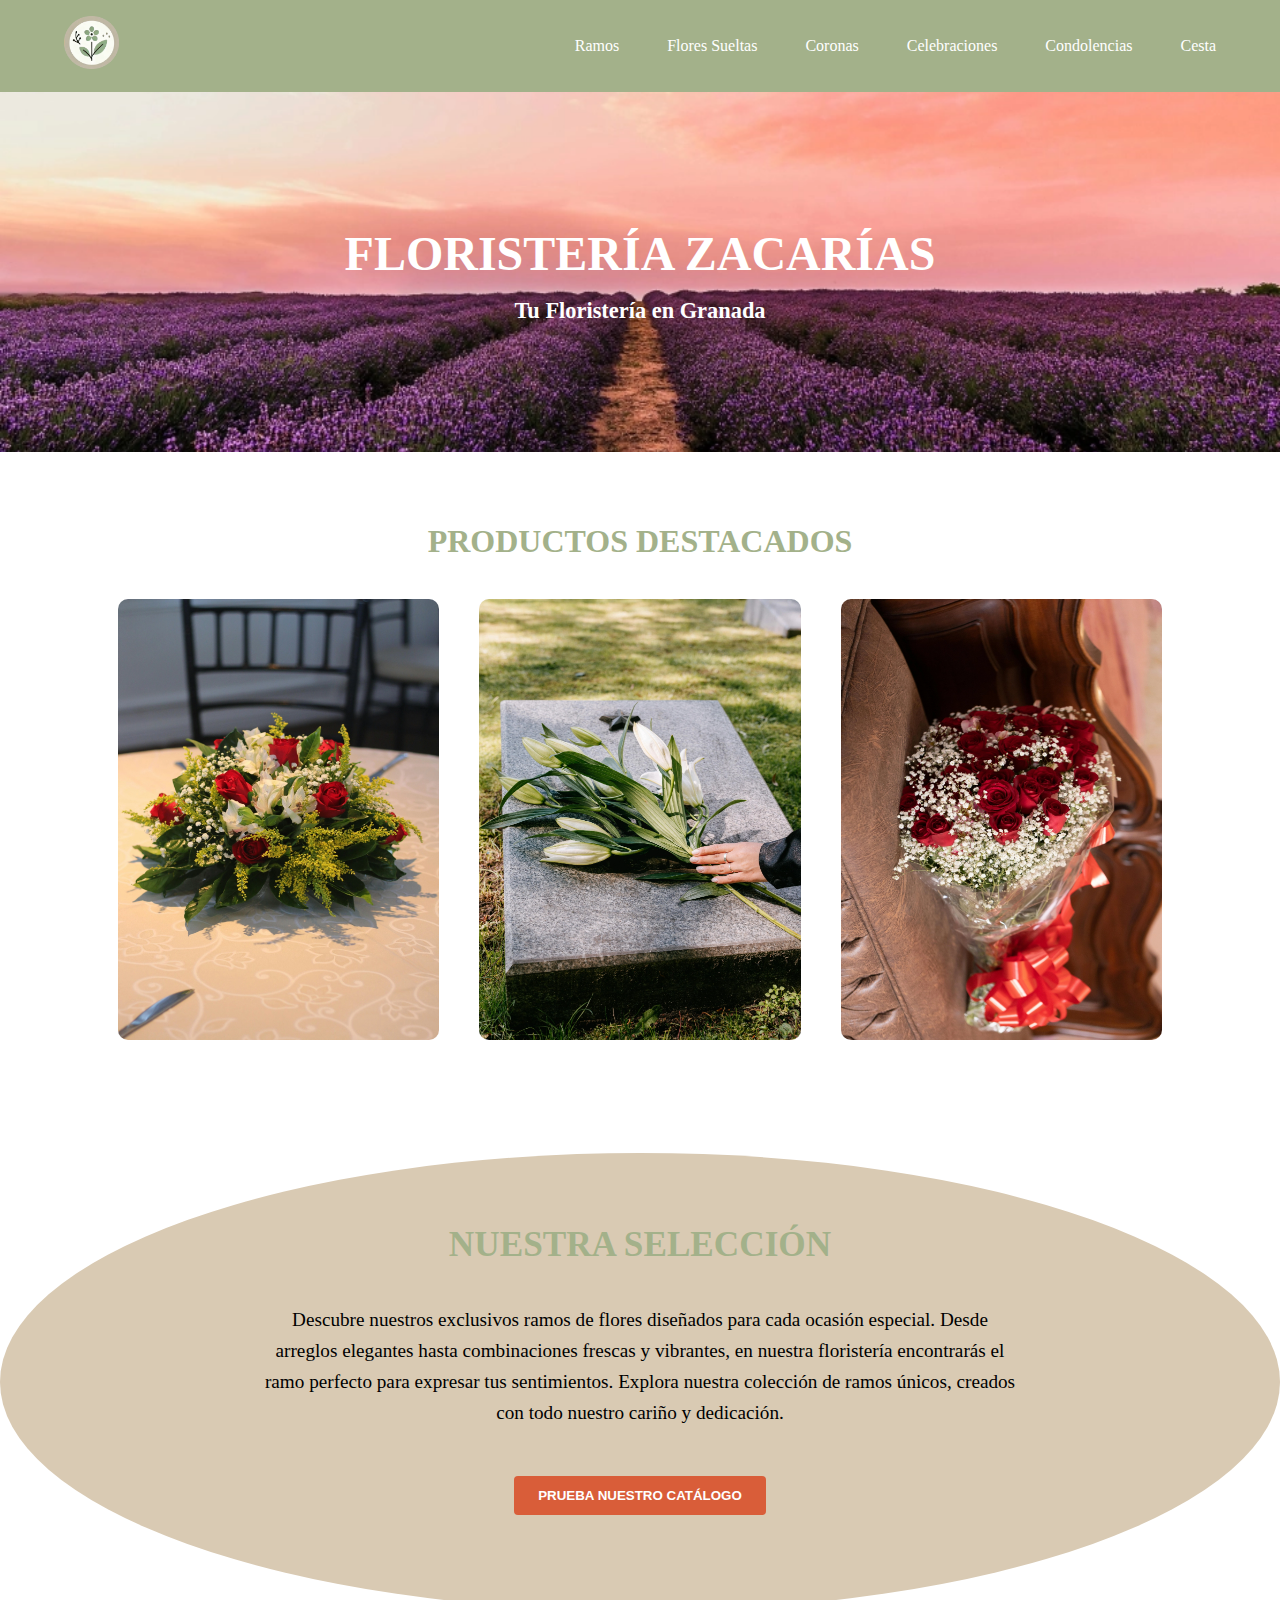
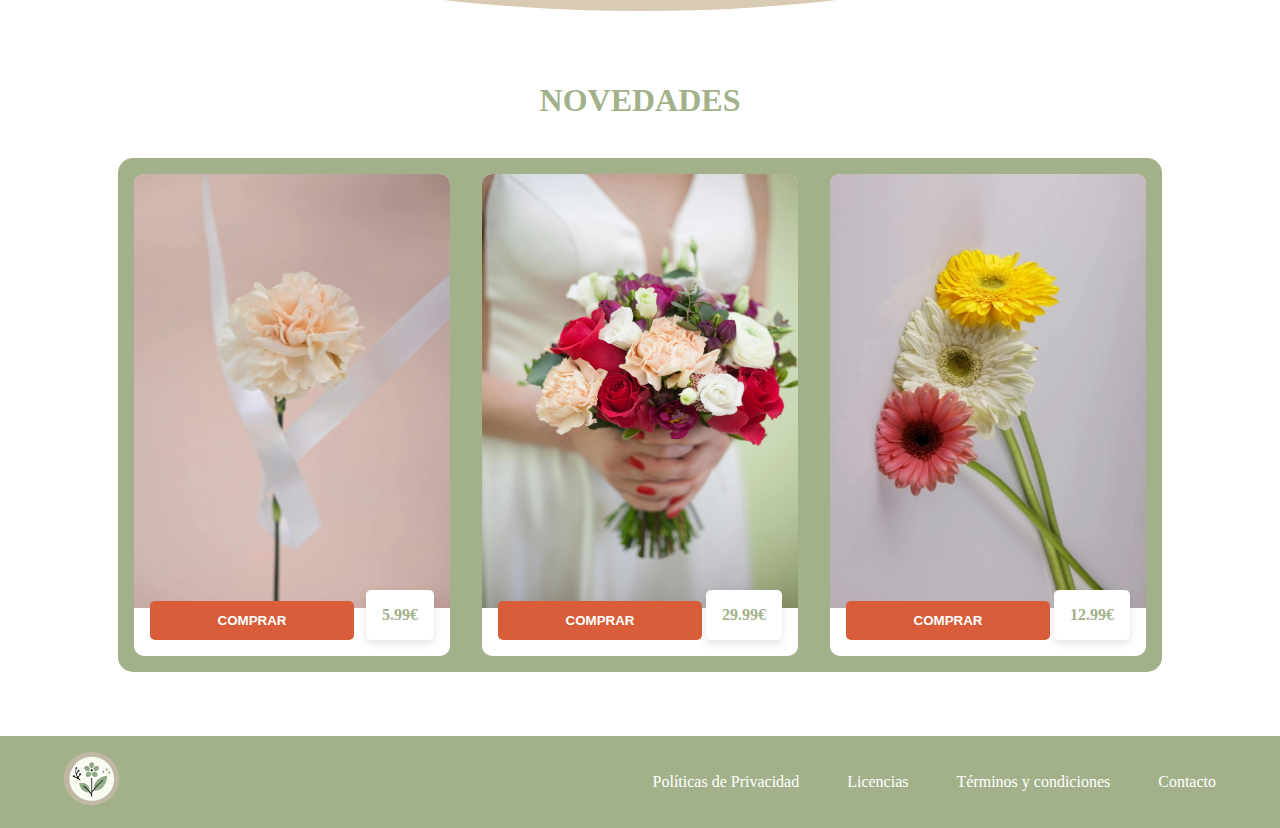
<file: index.html>
<!--Página de Inicio de la Floristería Zacarías-->
<!DOCTYPE html>
<html lang="en">

<head>
    <meta charset="UTF-8">
    <meta name="viewport" content="width=device-width, initial-scale=1.0">
    <title>Página de Inicio</title>
    <!--Enlace con la hoja de estilos compilada de SASS-->
    <link rel="stylesheet" href="estilos_sass/main.css">
</head>

<body>
    <!--Cabecera de la página con el logotipo y el menú de navegación-->
    <header class="cabecera">
        <section class="menu_cabecera">
            <a href="index.html" class="logotipo">
                <picture>
                    <!--Imagen del logotipo para pantallas pequeñas y grandes-->
                    <source srcset="img/logotipo_397X380.webp" type="image/webp" media=" (min-width: 1px )">
                    <img src="img/logotipo_400x385.jpg" alt="Logotipo">
                </picture>
            </a>
            <nav>
                <!--Menú de navegación con enlaces a las secciones de la página-->
                <ul class="menu_navegacion">
                    <li><a href="ramos.html">Ramos</a></li>
                    <li><a href="flores_sueltas.html">Flores Sueltas</a></li>
                    <li><a href="coronas.html">Coronas</a></li>
                    <li><a href="celebraciones.html">Celebraciones</a></li>
                    <li><a href="condolencias.html">Condolencias</a></li>
                    <li><a href="#">Cesta</a></li>
                </ul>
            </nav>
        </section>
    </header>
    <!--Sección principal de la página con el contenido principal-->
    <main>
        <!--Sección con la imagen héroe y el título principal-->
        <section class="seccion_heroe">
            <article class="texto_heroe">
                <h1>FLORISTERÍA ZACARÍAS</h1>
                <h3>Tu Floristería en Granada</h3>
            </article>
        </section>
        <!--Sección con los productos destacados del momento-->
        <section class="productos_destacados">
            <h2>PRODUCTOS DESTACADOS</h2>
            <section class="productos_principales">
                <!--Tarjetas de productos, cada una contiene una imagen de un producto-->
                <article class="tarjeta_producto">
                    <a href="compra.html">
                        <!--Imagenes responsivas que se cargan dependiendo del tamaño de la pantalla-->
                        <picture>
                            <!--Imagenes en formato WEBP-->
                            <source srcset="img/decoracion_mesa_2_2560x3840.webp" type="image/webp"
                                media="(min-width: 2560px)">
                            <source srcset="img/decoracion_mesa_2_1920x2880.webp" type="image/webp"
                                media="(min-width: 1920px)">
                            <source srcset="img/decoracion_mesa_2_1200x1800.webp" type="image/webp"
                                media="(min-width: 1200px)">
                            <source srcset="img/decoracion_mesa_2_768x1152.webp" type="image/webp"
                                media="(min-width: 768px)">
                            <source srcset="img/decoracion_mesa_2_480x720.webp" type="image/webp"
                                media="(min-width: 480px)">
                            <source srcset="img/decoracion_mesa_2_405x608.webp" type="image/webp"
                                media="(max-width: 479px)">
                            <!--Imagenes en formato JPG-->
                            <source srcset="img/decoracion_mesa_2_2560x3840.jpg" type="image/jpeg"
                                media="(min-width: 2560px)">
                            <source srcset="img/decoracion_mesa_2_1920x2880.jpg" type="image/jpeg"
                                media="(min-width: 1920px)">
                            <source srcset="img/decoracion_mesa_2_1200x1800.jpg" type="image/jpeg"
                                media="(min-width: 1200px)">
                            <source srcset="img/decoracion_mesa_2_768x1152.jpg" type="image/jpeg"
                                media="(min-width: 768px)">
                            <source srcset="img/decoracion_mesa_2_480x720.jpg" type="image/jpeg"
                                media="(min-width: 480px)">
                            <source srcset="img/decoracion_mesa_2_405x608.jpg" type="image/jpeg"
                                media="(max-width: 479px)">
                            <!--Imagen de respaldo-->
                            <img src="img/decoracion_mesa_2_405x608.jpg" alt="Destacado_1">
                        </picture>
                    </a>
                </article>

                <article class="tarjeta_producto">
                    <a href="compra.html">
                        <picture>
                            <!--Imagenes en formato WEBP-->
                            <source srcset="img/ramo_funerario_9_2560x3833.webp" type="image/webp"
                                media="(min-width: 2560px)">
                            <source srcset="img/ramo_funerario_9_1920x2875.webp" type="image/webp"
                                media="(min-width: 1920px)">
                            <source srcset="img/ramo_funerario_9_1200x1797.webp" type="image/webp"
                                media="(min-width: 1200px)">
                            <source srcset="img/ramo_funerario_9_768x1150.webp" type="image/webp"
                                media="(min-width: 768px)">
                            <source srcset="img/ramo_funerario_9_480x719.webp" type="image/webp"
                                media="(min-width: 480px)">
                            <source srcset="img/ramo_funerario_9_405x606.webp" type="image/webp"
                                media="(max-width: 479px)">
                            <!--Imagenes en formato JPG-->
                            <source srcset="img/ramo_funerario_9_2560x3833.jpg" type="image/jpeg"
                                media="(min-width: 2560px)">
                            <source srcset="img/ramo_funerario_9_1920x2875.jpg" type="image/jpeg"
                                media="(min-width: 1920px)">
                            <source srcset="img/ramo_funerario_9_1200x1797.jpg" type="image/jpeg"
                                media="(min-width: 1200px)">
                            <source srcset="img/ramo_funerario_9_768x1150.jpg" type="image/jpeg"
                                media="(min-width: 768px)">
                            <source srcset="img/ramo_funerario_9_480x719.jpg" type="image/jpeg"
                                media="(min-width: 480px)">
                            <source srcset="img/ramo_funerario_9_405x606.jpg" type="image/jpeg"
                                media="(max-width: 479px)">
                            <!--Imagen de respaldo-->
                            <img src="img/ramo_funerario_9_405x606.jpg" alt="Destacado_2">
                        </picture>
                    </a>
                </article>

                <article class="tarjeta_producto">
                    <a href="compra.html">
                        <picture>
                            <!--Imagenes en formato WEBP-->
                            <source srcset="img/ramo_rosas_especiales_3_2560x3840.webp" type="image/webp"
                                media="(min-width: 2560px)">
                            <source srcset="img/ramo_rosas_especiales_3_1920x2880.webp" type="image/webp"
                                media="(min-width: 1920px)">
                            <source srcset="img/ramo_rosas_especiales_3_1200x1800.webp" type="image/webp"
                                media="(min-width: 1200px)">
                            <source srcset="img/ramo_rosas_especiales_3_768x1152.webp" type="image/webp"
                                media="(min-width: 768px)">
                            <source srcset="img/ramo_rosas_especiales_3_480x720.webp" type="image/webp"
                                media="(min-width: 480px)">
                            <source srcset="img/ramo_rosas_especiales_3_405x608.webp" type="image/webp"
                                media="(max-width: 479px)">
                            <!--Imagenes en formato JPG-->
                            <source srcset="img/ramo_rosas_especiales_3_2560x3840.jpg" type="image/jpeg"
                                media="(min-width: 2560px)">
                            <source srcset="img/ramo_rosas_especiales_3_1920x2880.jpg" type="image/jpeg"
                                media="(min-width: 1920px)">
                            <source srcset="img/ramo_rosas_especiales_3_1200x1800.jpg" type="image/jpeg"
                                media="(min-width: 1200px)">
                            <source srcset="img/ramo_rosas_especiales_3_768x1152.jpg" type="image/jpeg"
                                media="(min-width: 768px)">
                            <source srcset="img/ramo_rosas_especiales_3_480x720.jpg" type="image/jpeg"
                                media="(min-width: 480px)">
                            <source srcset="img/ramo_rosas_especiales_3_405x608.jpg" type="image/jpeg"
                                media="(max-width: 479px)">
                            <!--Imagen de respaldo-->
                            <img src="img/ramo_rosas_especiales_3_405x608.jpg" alt="Destacado_3">
                        </picture>
                    </a>
                </article>
            </section>
        </section>
        <!--Sección con un mensaje para el usuario acerca del catálogo de productos-->
        <section class="nuestra_seleccion">
            <h2>NUESTRA SELECCIÓN</h2>
            <article>
                <p>Descubre nuestros exclusivos ramos de flores diseñados para cada ocasión especial. Desde arreglos
                    elegantes hasta combinaciones frescas y vibrantes, en nuestra floristería encontrarás el ramo
                    perfecto
                    para expresar tus sentimientos. Explora nuestra colección de ramos únicos, creados con todo nuestro
                    cariño y dedicación.</p>
                <!--Botón que redirigirá al usuario hacia la sección de ramos de flores-->
                <button class="boton-catalogo"> PRUEBA NUESTRO CATÁLOGO </button>
            </article>
        </section>
        <!--Sección con las novedades de la floristería-->
        <section class="novedades">
            <h2>NOVEDADES</h2>
            <section class="productos_grid">
                <article class="producto_novedad">
                    <picture>
                        <!--Imagenes en formato WEBP-->
                        <source srcset="img/clavel_solo_1_2560x3837.webp" type="image/webp" media="(min-width: 2560px)">
                        <source srcset="img/clavel_solo_1_1920x2878.webp" type="image/webp" media="(min-width: 1920px)">
                        <source srcset="img/clavel_solo_1_1200x1799.webp" type="image/webp" media="(min-width: 1200px)">
                        <source srcset="img/clavel_solo_1_768x1151.webp" type="image/webp" media="(min-width: 768px)">
                        <source srcset="img/clavel_solo_1_480x719.webp" type="image/webp" media="(min-width: 480px)">
                        <source srcset="img/clavel_solo_1_405x606.webp" type="image/webp" media="(max-width: 479px)">
                        <!--Imagenes en formato JPG-->
                        <source srcset="img/clavel_solo_1_2560x3837.jpg" type="image/jpeg" media="(min-width: 2560px)">
                        <source srcset="img/clavel_solo_1_1920x2878.jpg" type="image/jpeg" media="(min-width: 1920px)">
                        <source srcset="img/clavel_solo_1_1200x1799.jpg" type="image/jpeg" media="(min-width: 1200px)">
                        <source srcset="img/clavel_solo_1_768x1151.jpg" type="image/jpeg" media="(min-width: 768px)">
                        <source srcset="img/clavel_solo_1_480x719.jpg" type="image/jpeg" media="(min-width: 480px)">
                        <source srcset="img/clavel_solo_1_405x606.jpg" type="image/jpeg" media="(max-width: 479px)">
                        <!--Imagen de respaldo-->
                        <img src="img/clavel_solo_1_405x606.jpg" alt="Clavel_novedad">
                    </picture>
                    <button class="boton-comprar"> COMPRAR </button>
                    <span class="precio">5.99€</span>
                </article>
                <article class="producto_novedad">
                    <picture>
                        <!--Imagenes en formato WEBP-->
                        <source srcset="img/ramo_boda_color_1_2560x3840.webp" type="image/webp"
                            media="(min-width: 2560px)">
                        <source srcset="img/ramo_boda_color_1_1920x2880.webp" type="image/webp"
                            media="(min-width: 1920px)">
                        <source srcset="img/ramo_boda_color_1_1200x1800.webp" type="image/webp"
                            media="(min-width: 1200px)">
                        <source srcset="img/ramo_boda_color_1_768x1152.webp" type="image/webp"
                            media="(min-width: 768px)">
                        <source srcset="img/ramo_boda_color_1_480x720.webp" type="image/webp"
                            media="(min-width: 480px)">
                        <source srcset="img/ramo_boda_color_1_405x608.webp" type="image/webp"
                            media="(max-width: 479px)">
                        <!--Imagenes en formato JPG-->
                        <source srcset="img/ramo_boda_color_1_2560x3840.jpg" type="image/jpeg"
                            media="(min-width: 2560px)">
                        <source srcset="img/ramo_boda_color_1_1920x2880.jpg" type="image/jpeg"
                            media="(min-width: 1920px)">
                        <source srcset="img/ramo_boda_color_1_1200x1800.jpg" type="image/jpeg"
                            media="(min-width: 1200px)">
                        <source srcset="img/ramo_boda_color_1_768x1152.jpg" type="image/jpeg"
                            media="(min-width: 768px)">
                        <source srcset="img/ramo_boda_color_1_480x720.jpg" type="image/jpeg" media="(min-width: 480px)">
                        <source srcset="img/ramo_boda_color_1_405x608.jpg" type="image/jpeg" media="(max-width: 479px)">
                        <!--Imagen de respaldo-->
                        <img src="img/ramo_boda_color_1_405x608.jpg" alt="Ramo_boda_novedad">
                    </picture>
                    <button class="boton-comprar"> COMPRAR </button>
                    <span class="precio">29.99€</span>
                </article>
                <article class="producto_novedad">
                    <picture>
                        <!--Imagenes en formato WEBP-->
                        <source srcset="img/margarita_sola_3_2560x3837.webp" type="image/webp"
                            media="(min-width: 2560px)">
                        <source srcset="img/margarita_sola_3_1920x2878.webp" type="image/webp"
                            media="(min-width: 1920px)">
                        <source srcset="img/margarita_sola_3_1200x1799.webp" type="image/webp"
                            media="(min-width: 1200px)">
                        <source srcset="img/margarita_sola_3_768x1151.webp" type="image/webp"
                            media="(min-width: 768px)">
                        <source srcset="img/margarita_sola_3_480x719.webp" type="image/webp" media="(min-width: 480px)">
                        <source srcset="img/margarita_sola_3_405x606.webp" type="image/webp" media="(max-width: 479px)">
                        <!--Imagenes en formato JPG-->
                        <source srcset="img/margarita_sola_3_2560x3837.jpg" type="image/jpeg"
                            media="(min-width: 2560px)">
                        <source srcset="img/margarita_sola_3_1920x2878.jpg" type="image/jpeg"
                            media="(min-width: 1920px)">
                        <source srcset="img/margarita_sola_3_1200x1799.jpg" type="image/jpeg"
                            media="(min-width: 1200px)">
                        <source srcset="img/margarita_sola_3_768x1151.jpg" type="image/jpeg" media="(min-width: 768px)">
                        <source srcset="img/margarita_sola_3_480x719.jpg" type="image/jpeg" media="(min-width: 480px)">
                        <source srcset="img/margarita_sola_3_405x606.jpg" type="image/jpeg" media="(max-width: 479px)">
                        <!--Imagen de respaldo-->
                        <img src="img/margarita_sola_3_405x606.jpg" alt="Margarita_novedad">
                    </picture>
                    <button class="boton-comprar"> COMPRAR </button>
                    <span class="precio">12.99€</span>
                </article>
            </section>
        </section>
    </main>

    <!--Pie de página con el logotipo y enlaces a las políticas de la empresa, licencias y contacto-->
    <footer class="pie_pagina">
        <section class="menu_pie">
            <picture class="logotipo">
                <source srcset="img/logotipo_397X380.webp" type="image/webp">
                <img src="img/logotipo_400x385.jpg" alt="Logotipo">
            </picture>
            <nav>
                <ul class="menu_navegacion">
                    <li><a href="#">Políticas de Privacidad</a></li>
                    <li><a href="#">Licencias</a></li>
                    <li><a href="#">Términos y condiciones</a></li>
                    <li><a href="#">Contacto</a></li>
                </ul>
            </nav>
        </section>
    </footer>
</body>

</html>
</file>
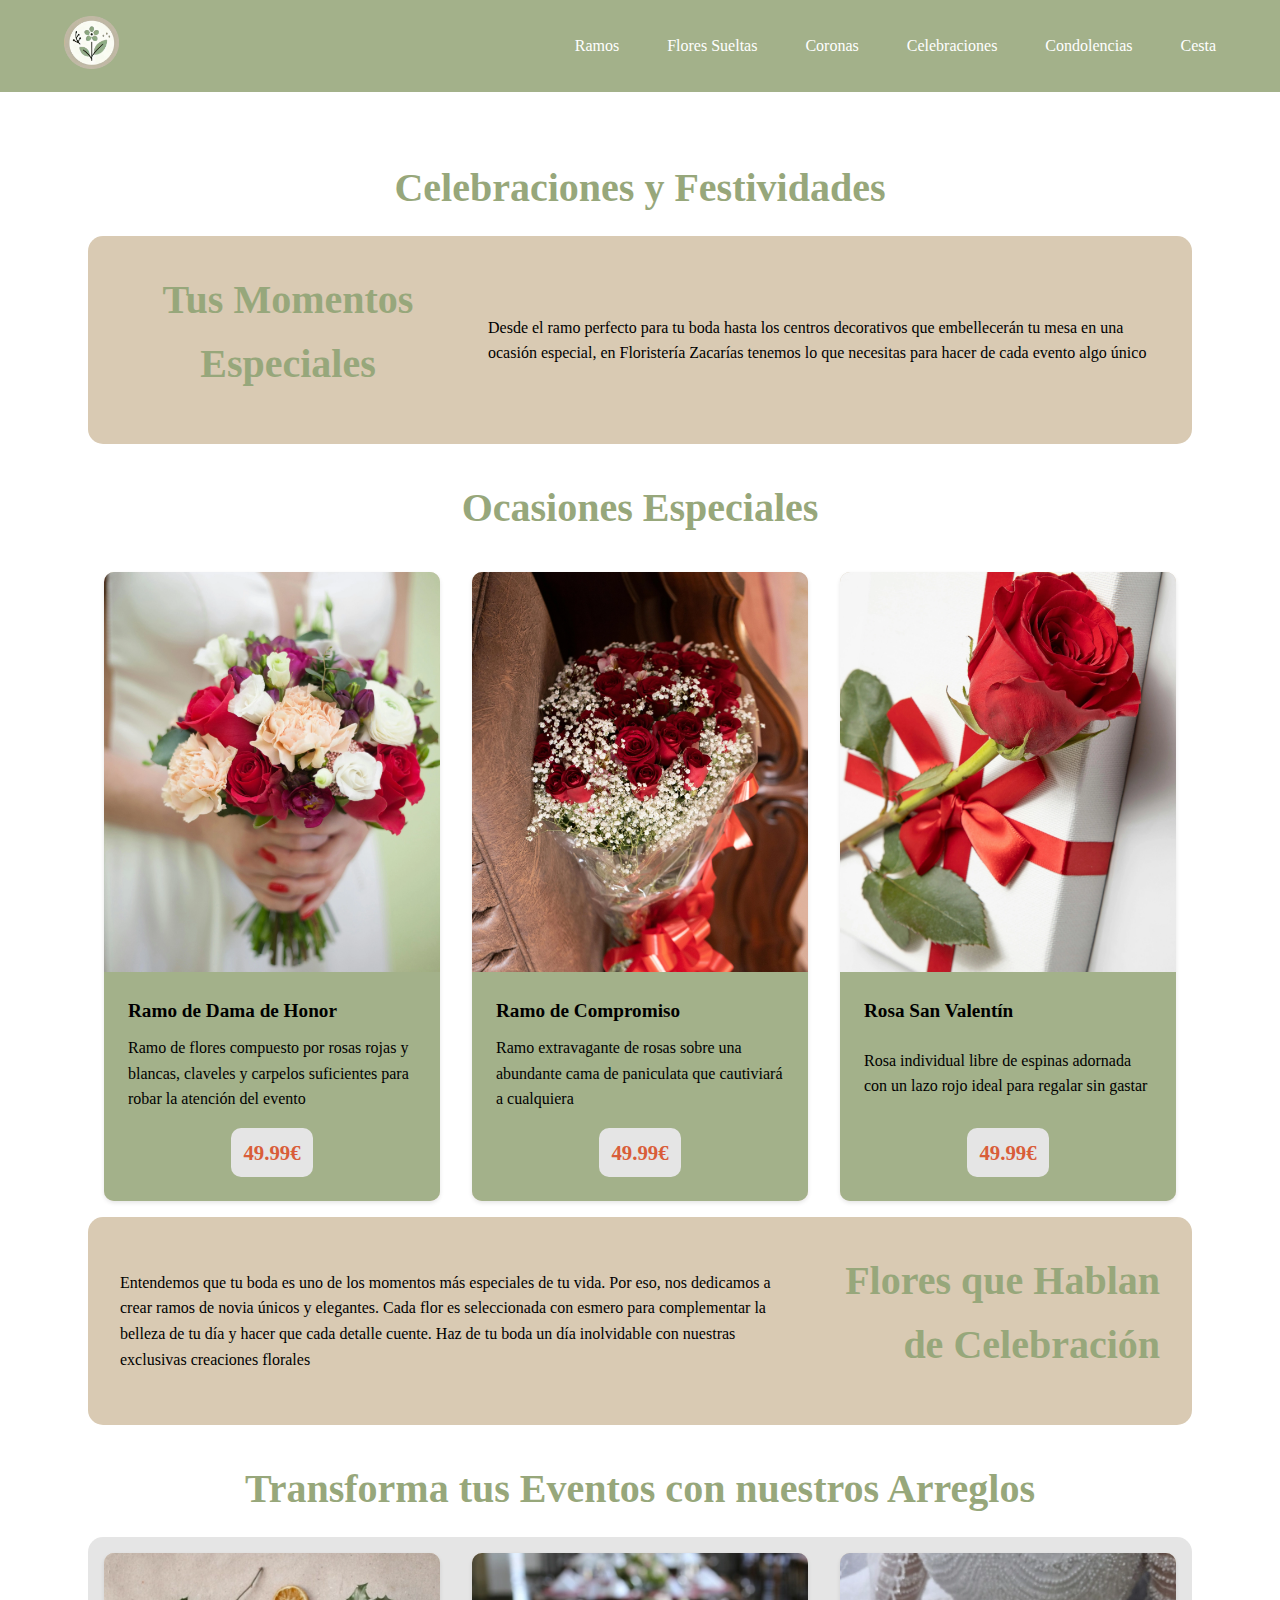
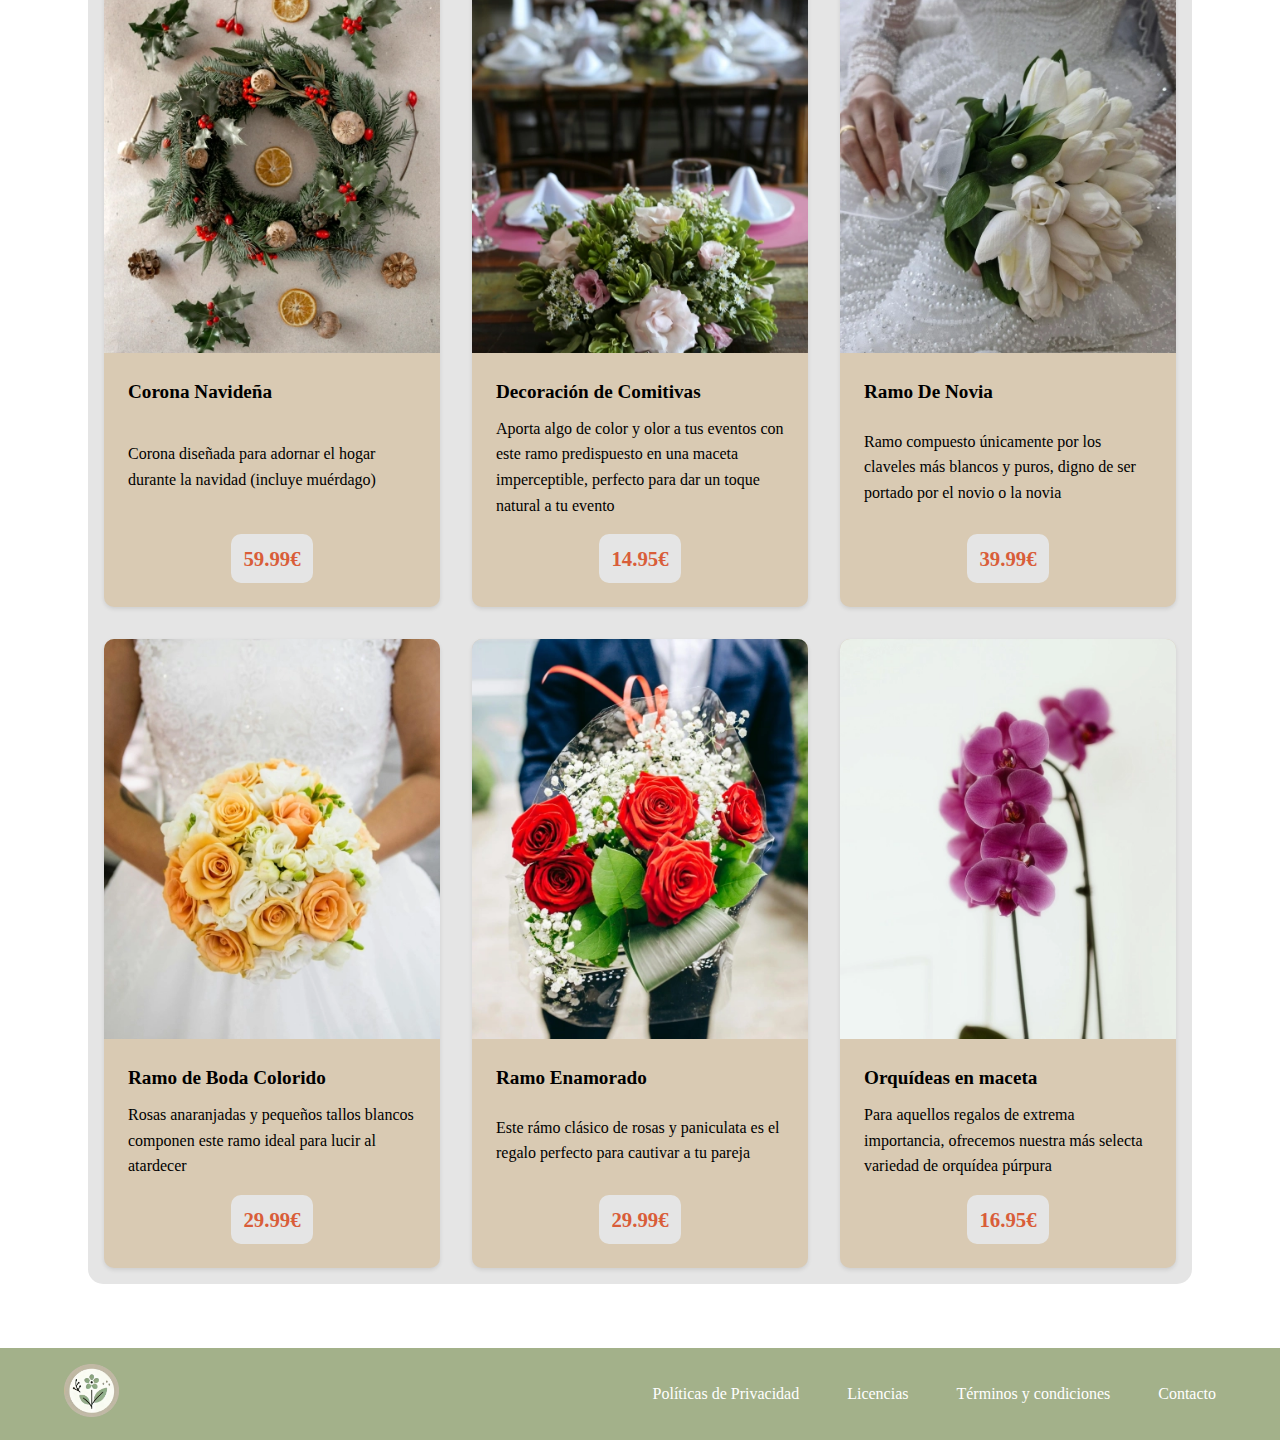
<file: celebraciones.html>
<!DOCTYPE html>
<html lang="es">
<head>
    <meta charset="UTF-8">
    <meta name="viewport" content="width=device-width, initial-scale=1.0">
    <title>Ocasiones Especiales</title>
    <link rel="stylesheet" href="estilos_sass/main.css">
</head>
<body>
    <header class="cabecera">
        <section class="menu_cabecera">
            <a href="index.html">
            <picture class="logotipo">
                <source srcset="img/logotipo_397X380.webp" type="image/webp">
                <img src="img/logotipo_400x385.jpg" alt="Logotipo">
            </picture>
            </a>
            <nav>
                <ul class="menu_navegacion">
                    <li><a href="ramos.html">Ramos</a></li>
                    <li><a href="flores_sueltas.html">Flores Sueltas</a></li>
                    <li><a href="coronas.html">Coronas</a></li>
                    <li><a href="celebraciones.html">Celebraciones</a></li>
                    <li><a href="#">Condolencias</a></li>
                    <li><a href="#">Cesta</a></li>
                </ul>
            </nav>
        </section>
    </header>

    <main>
        <section class="introduccion_a_seccion">
            <h1>Celebraciones y Festividades</h1>            
            <article class="texto_secciones_especiales">
                <h1>Tus Momentos Especiales</h1>
                <p>Desde el ramo perfecto para tu boda hasta los centros decorativos que embellecerán tu mesa en una ocasión especial, en Floristería Zacarías tenemos lo que necesitas para hacer de cada evento algo único</p>
            </article>
            <h1>Ocasiones Especiales</h1>
            <section class="productos_principales_especiales">
                <article class="contenedor_producto">
                    <picture>
                        <!--Imagenes WEBP-->
                        <source srcset="img/ramo_boda_color_1_2560x3840.webp" type="image/webp"
                            media="(min-width: 2560px)">
                        <source srcset="img/ramo_boda_color_1_1920x2880.webp" type="image/webp"
                            media="(min-width: 1920px)">
                        <source srcset="img/ramo_boda_color_1_1200x1800.webp" type="image/webp"
                            media="(min-width: 1200px)">
                        <source srcset="img/ramo_boda_color_1_768x1152.webp" type="image/webp"
                            media="(min-width: 768px)">
                        <source srcset="img/ramo_boda_color_1_480x720.webp" type="image/webp"
                            media="(min-width: 480px)">
                        <source srcset="img/ramo_boda_color_1_405x608.webp" type="image/webp"
                            media="(max-width: 479px)">
                        <!--Imagenes en formato JPG-->
                        <source srcset="img/ramo_boda_color_1_2560x3840.jpg" type="image/jpeg"
                            media="(min-width: 2560px)">
                        <source srcset="img/ramo_boda_color_1_1920x2880.jpg" type="image/jpeg"
                            media="(min-width: 1920px)">
                        <source srcset="img/ramo_boda_color_1_1200x1800.jpg" type="image/jpeg"
                            media="(min-width: 1200px)">
                        <source srcset="img/ramo_boda_color_1_768x1152.jpg" type="image/jpeg"
                            media="(min-width: 768px)">
                        <source srcset="img/ramo_boda_color_1_480x720.jpg" type="image/jpeg" media="(min-width: 480px)">
                        <source srcset="img/ramo_boda_color_1_405x608.jpg" type="image/jpeg" media="(max-width: 479px)">
                        <!--Imagen de respaldo-->
                        <img src="img/ramo_boda_color_1_405x608.jpg" alt="Ramo_boda_novedad">
                    </picture>
                    <section class="detalles_producto celebraciones">
                        <h2>Ramo de Dama de Honor</h2>
                        <p>Ramo de flores compuesto por rosas rojas y blancas, claveles y carpelos suficientes para robar la atención del evento</p>
                        <span class="precio">49.99€</span>
                    </section>
                </article>

                <article class="contenedor_producto">
                    <picture>
                            <!--Imagenes en formato WEBP-->
                            <source srcset="img/ramo_rosas_especiales_3_2560x3840.webp" type="image/webp"
                                media="(min-width: 2560px)">
                            <source srcset="img/ramo_rosas_especiales_3_1920x2880.webp" type="image/webp"
                                media="(min-width: 1920px)">
                            <source srcset="img/ramo_rosas_especiales_3_1200x1800.webp" type="image/webp"
                                media="(min-width: 1200px)">
                            <source srcset="img/ramo_rosas_especiales_3_768x1152.webp" type="image/webp"
                                media="(min-width: 768px)">
                            <source srcset="img/ramo_rosas_especiales_3_480x720.webp" type="image/webp"
                                media="(min-width: 480px)">
                            <source srcset="img/ramo_rosas_especiales_3_405x608.webp" type="image/webp"
                                media="(max-width: 479px)">
                            <!--Imagenes en formato JPG-->
                            <source srcset="img/ramo_rosas_especiales_3_2560x3840.jpg" type="image/jpeg"
                                media="(min-width: 2560px)">
                            <source srcset="img/ramo_rosas_especiales_3_1920x2880.jpg" type="image/jpeg"
                                media="(min-width: 1920px)">
                            <source srcset="img/ramo_rosas_especiales_3_1200x1800.jpg" type="image/jpeg"
                                media="(min-width: 1200px)">
                            <source srcset="img/ramo_rosas_especiales_3_768x1152.jpg" type="image/jpeg"
                                media="(min-width: 768px)">
                            <source srcset="img/ramo_rosas_especiales_3_480x720.jpg" type="image/jpeg"
                                media="(min-width: 480px)">
                            <source srcset="img/ramo_rosas_especiales_3_405x608.jpg" type="image/jpeg"
                                media="(max-width: 479px)">
                            <!--Imagen de respaldo-->
                            <img src="img/ramo_rosas_especiales_3_405x608.jpg" alt="Destacado_3">
                    </picture>
                    <section class="detalles_producto celebraciones">
                        <h2>Ramo de Compromiso</h2>
                        <p>Ramo extravagante de rosas sobre una abundante cama de paniculata que cautiviará a cualquiera</p>
                        <span class="precio">49.99€</span>
                    </section>
                </article>

                <article class="contenedor_producto">
                    <picture>
                        <!--Imagenes WEBP-->
                        <source srcset="img/rosa_sanValentin_2_2560x3840.webp" type="image/webp"
                            media="(min-width: 2560px)">
                        <source srcset="img/rosa_sanValentin_2_1920x2880.webp" type="image/webp"
                            media="(min-width: 1920px)">
                        <source srcset="img/rosa_sanValentin_2_1200x1800.webp" type="image/webp"
                            media="(min-width: 1200px)">
                        <source srcset="img/rosa_sanValentin_2_768x1152.webp" type="image/webp"
                            media="(min-width: 768px)">
                        <source srcset="img/rosa_sanValentin_2_480x720.webp" type="image/webp"
                            media="(min-width: 480px)">
                        <source srcset="img/rosa_sanValentin_2_405x608.webp" type="image/webp"
                            media="(max-width: 479px)">
                        <!--Imagenes JPG-->
                        <source srcset="img/rosa_sanValentin_2_2560x3840.jpg" type="image/jpeg"
                            media="(min-width: 2560px)">
                        <source srcset="img/rosa_sanValentin_2_1920x2880.jpg" type="image/jpeg"
                            media="(min-width: 1920px)">
                        <source srcset="img/rosa_sanValentin_2_1200x1800.jpg" type="image/jpeg"
                            media="(min-width: 1200px)">
                        <source srcset="img/rosa_sanValentin_2_768x1152.jpg" type="image/jpeg"
                            media="(min-width: 768px)">
                        <source srcset="img/rosa_sanValentin_2_480x720.jpg" type="image/jpeg"
                            media="(min-width: 480px)">
                        <source srcset="img/rosa_sanValentin_2_405x608.jpg" type="image/jpeg"
                            media="(max-width: 479px)">
                        <!--Imagen de respaldo-->
                        <img src="img/rosa_sanValentin_2_405x608.jpg" alt="Rosa">
                    </picture>
                    <section class="detalles_producto celebraciones">
                        <h2>Rosa San Valentín</h2>
                        <p>Rosa individual libre de espinas adornada con un lazo rojo ideal para regalar sin gastar</p>
                        <span class="precio">49.99€</span>
                    </section>
                </article>
            </section>

            <article class="texto_secciones_especiales_2_parrafo">
                <h1>Flores que Hablan de Celebración</h1>
                <p>Entendemos que tu boda es uno de los momentos más especiales de tu vida. Por eso, nos dedicamos a crear ramos de novia únicos y elegantes. Cada flor es seleccionada con esmero para complementar la belleza de tu día y hacer que cada detalle cuente. Haz de tu boda un día inolvidable con nuestras exclusivas creaciones florales</p>
            </article>

            <h1>Transforma tus Eventos con nuestros Arreglos</h1>

            <section class="productos_grid celebraciones">
                <article class="contenedor_producto">
                    <picture>
                        <source srcset="img/centro_navidad_4_405x608.webp" type="image/webp" media="(min-width: 768px)">
                        <source srcset="img/centro_navidad_4_405x608.jpg" type="image/jpeg" media="(min-width: 768px)">
                        <!--Imagen de respaldo-->
                        <img src="img/ramo_centro_navidad_4_405x608.jpg" alt="Rosa">
                    </picture>
                    <section class="detalles_producto">
                        <h2>Corona Navideña</h2>
                        <p>Corona diseñada para adornar el hogar durante la navidad (incluye muérdago)</p>
                        <span class="precio">59.99€</span>
                    </section>
                </article>

                <article class="contenedor_producto">
                    <picture>
                        <source srcset="img/decoracion_mesa_1_405x608.webp" type="image/webp" media="(min-width: 768px)">
                        <source srcset="img/decoracion_mesa_1_405x608.jpg" type="image/jpeg" media="(min-width: 768px)">
                        <!--Imagen de respaldo-->
                        <img src="img/decoracion_mesa_1_405x608.jpg" alt="Girasol">
                    </picture>
                        <section class="detalles_producto">
                            <h2>Decoración de Comitivas</h2>
                            <p>Aporta algo de color y olor a tus eventos con este ramo predispuesto en una maceta imperceptible, perfecto para dar un toque natural a tu evento</p>
                            <span class="precio">14.95€</span>
                        </section>
                </article>

                <article class="contenedor_producto">
                    <picture>
                        <source srcset="img/ramo_boda_blanco_1_405x540.webp" type="image/webp" media="(min-width: 768px)">
                        <source srcset="img/ramo_boda_blanco_1_405x540.jpg" type="image/jpeg" media="(min-width: 768px)">
                        <!--Imagen de respaldo-->
                        <img src="img/ramo_boda_blanco_1_405x540.jpg" alt="Tulipán">
                    </picture>
                        <section class="detalles_producto">
                            <h2>Ramo De Novia</h2>
                            <p>Ramo compuesto únicamente por los claveles más blancos y puros, digno de ser portado por el novio o la novia</p>
                        <span class="precio">39.99€</span>
                </article>

                <article class="contenedor_producto">
                    <picture>
                        <source srcset="img/ramo_boda_color_2_405x608.webp" type="image/webp" media="(min-width: 768px)">
                        <source srcset="img/ramo_boda_color_2_405x608.jpg" type="image/jpeg" media="(min-width: 768px)">
                        <!--Imagen de respaldo-->
                        <img src="img/ramo_boda_color_2_405x608.jpg" alt="Violeta">
                    </picture>
                    <section class="detalles_producto">
                        <h2>Ramo de Boda Colorido</h2>
                        <p>Rosas anaranjadas y pequeños tallos blancos componen este ramo ideal para lucir al atardecer</p>
                        <span class="precio">29.99€</span>
                    </section>
                </article>

                <article class="contenedor_producto">
                    <picture>
                        <source srcset="img/ramo_rosas_especiales_1_405x509.webp" type="image/webp" media="(min-width: 768px)">
                        <source srcset="img/ramo_rosas_especiales_1_405x509.jpg" type="image/jpeg" media="(min-width: 768px)">
                        <!--Imagen de respaldo-->
                        <img src="img/ramo_rosas_especiales_1_405x509.jpg" alt="Margarita">
                    </picture>
                    <section class="detalles_producto">
                        <h2>Ramo Enamorado</h2>
                        <p>Este rámo clásico de rosas y paniculata es el regalo perfecto para cautivar a tu pareja</p>
                        <span class="precio">29.99€</span>
                    </section>
                </article>

                <article class="contenedor_producto">
                    <picture>
                        <source srcset="img/orquidea_1_405x608.webp" type="image/webp" media="(min-width: 768px)">
                        <source srcset="img/orquidea_1_405x608.jpg" type="image/jpeg" media="(min-width: 768px)">
                        <!--Imagen de respaldo-->
                        <img src="img/orquidea_1_405x608.jpg" alt="Clavel">
                    </picture>
                    <section class="detalles_producto">
                        <h2>Orquídeas en maceta</h2>
                        <p>Para aquellos regalos de extrema importancia, ofrecemos nuestra más selecta variedad de orquídea púrpura</p>
                        <span class="precio">16.95€</span>
                    </section>
                </article>
                
            </section>
        </section>
    </main>

    <footer class="pie_pagina">
        <section class="menu_pie">
            <a href="index.html">
            <picture class="logotipo">
                <source srcset="img/logotipo_397X380.webp" type="image/webp">
                <img src="img/logotipo_400x385.jpg" alt="Logotipo">
            </picture>
            </a>
            <nav>
                <ul class="menu_navegacion">
                    <li><a href="#">Políticas de Privacidad</a></li>
                    <li><a href="#">Licencias</a></li>
                    <li><a href="#">Términos y condiciones</a></li>
                    <li><a href="#">Contacto</a></li>
                </ul>
            </nav>
        </section>
    </footer>
</body>
</html>
</file>
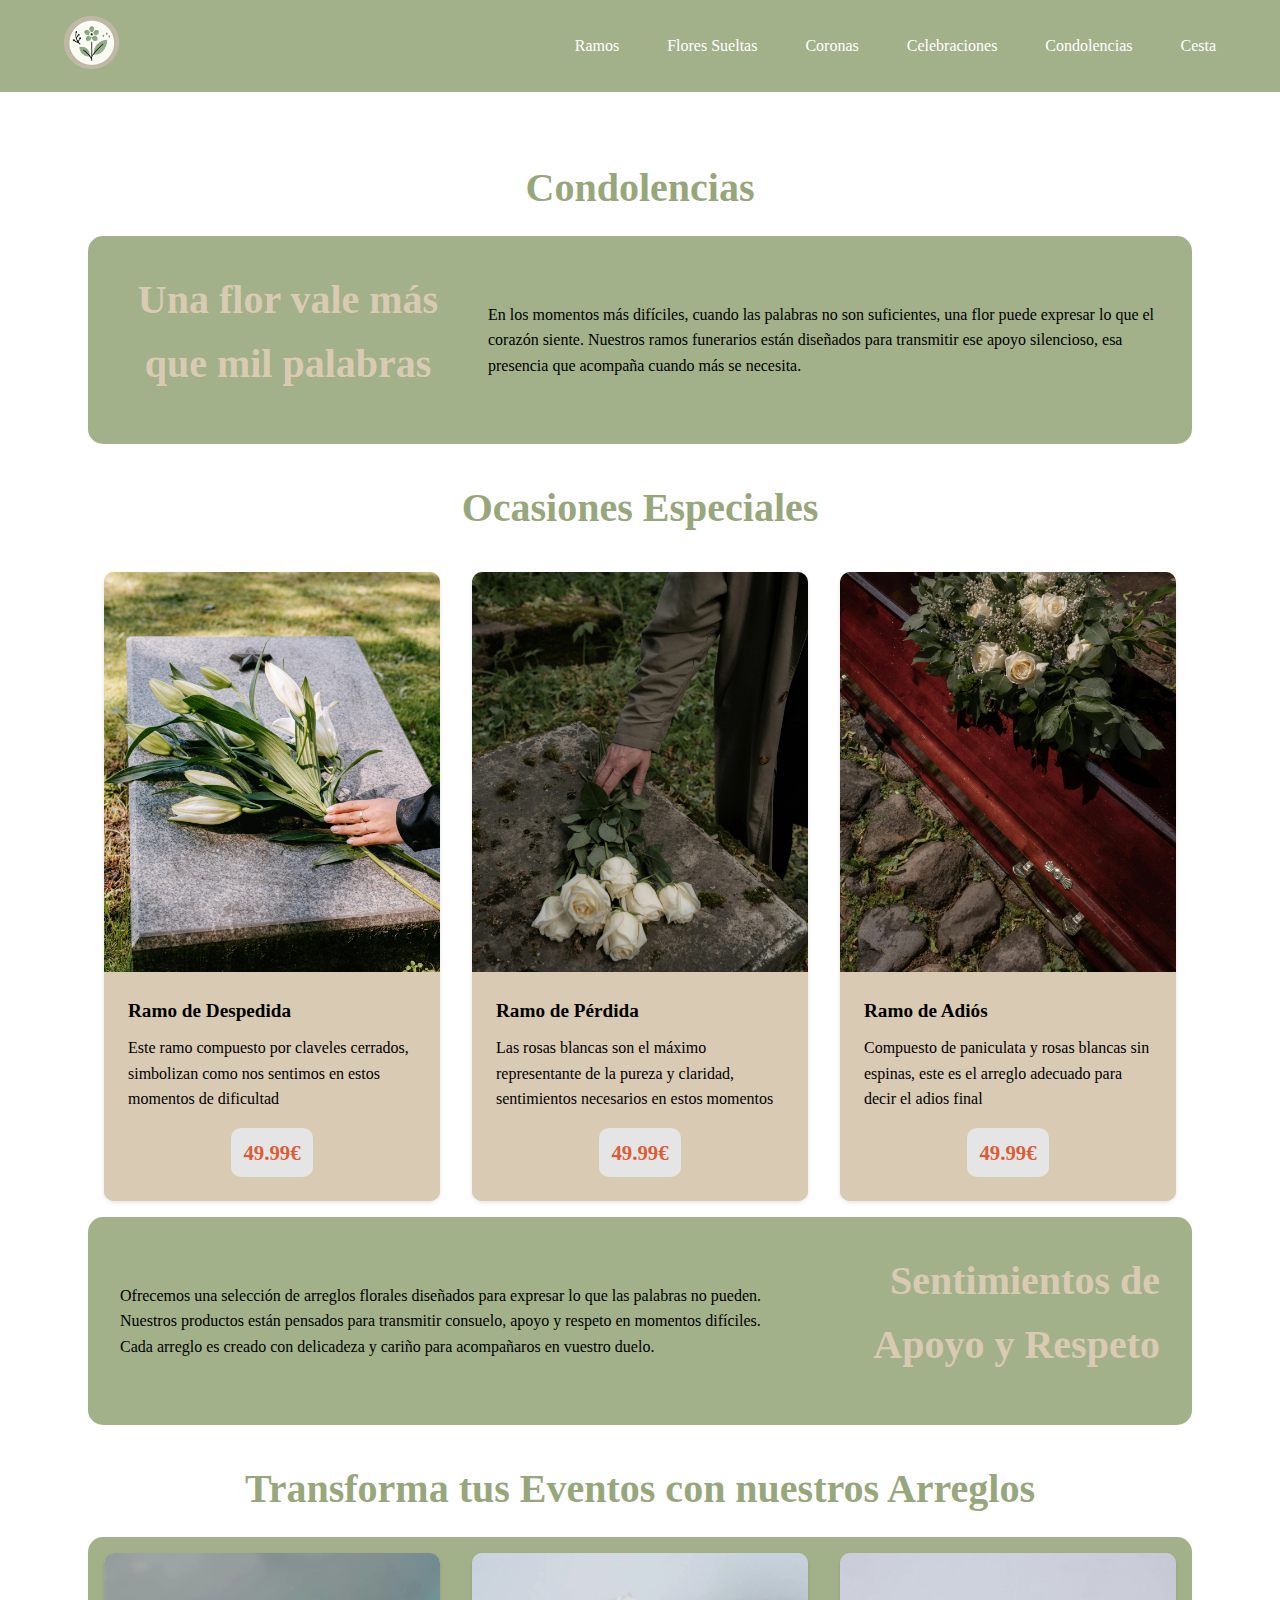
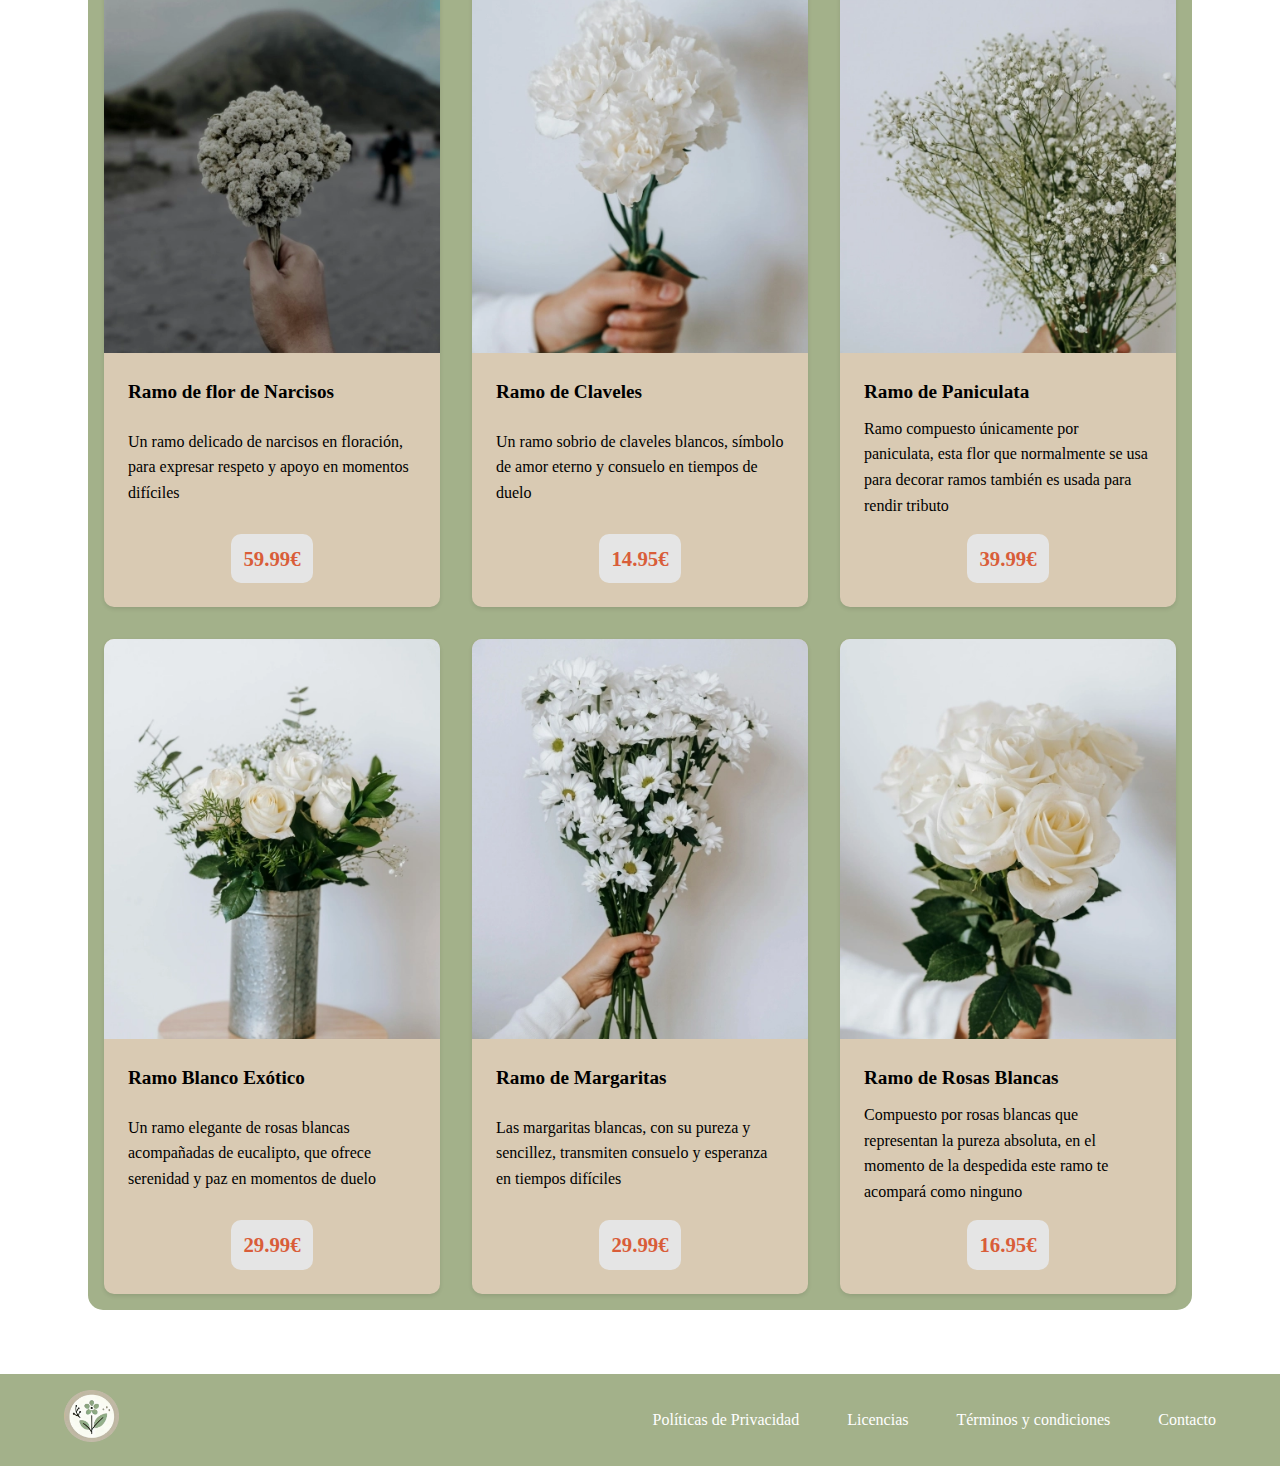
<file: condolencias.html>
<!DOCTYPE html>
<html lang="es">
<head>
    <meta charset="UTF-8">
    <meta name="viewport" content="width=device-width, initial-scale=1.0">
    <title>Ocasiones Especiales</title>
    <link rel="stylesheet" href="estilos_sass/main.css">
</head>
<body>
    <header class="cabecera">
        <section class="menu_cabecera">
            <a href="index.html">
            <picture class="logotipo">
                <source srcset="img/logotipo_397X380.webp" type="image/webp">
                <img src="img/logotipo_400x385.jpg" alt="Logotipo">
            </picture>
            </a>
            <nav>
                <ul class="menu_navegacion">
                    <li><a href="ramos.html">Ramos</a></li>
                    <li><a href="flores_sueltas.html">Flores Sueltas</a></li>
                    <li><a href="coronas.html">Coronas</a></li>
                    <li><a href="celebraciones.html">Celebraciones</a></li>
                    <li><a href="condolencias.html">Condolencias</a></li>
                    <li><a href="#">Cesta</a></li>
                </ul>
            </nav>
        </section>
    </header>

    <main>
        <section class="introduccion_a_seccion">
            <h1>Condolencias</h1>            
            <article class="texto_secciones_especiales condolencias">
                <h1>Una flor vale más que mil palabras</h1>
                <p>En los momentos más difíciles, cuando las palabras no son suficientes, una flor puede expresar lo que el corazón siente. Nuestros ramos funerarios están diseñados para transmitir ese apoyo silencioso, esa presencia que acompaña cuando más se necesita.</p>
            </article>
            <h1>Ocasiones Especiales</h1>
            <section class="productos_principales_especiales">
                <article class="contenedor_producto">
                    <picture>
                        <!--Imagenes WEBP-->
                        <source srcset="img/ramo_funerario_9_2560x3833.webp" type="image/webp"
                            media="(min-width: 2560px)">
                        <source srcset="img/ramo_funerario_9_1920x2875.webp" type="image/webp"
                            media="(min-width: 1920px)">
                        <source srcset="img/ramo_funerario_9_1200x1797.webp" type="image/webp"
                            media="(min-width: 1200px)">
                        <source srcset="img/ramo_funerario_9_768x1150.webp" type="image/webp"
                            media="(min-width: 768px)">
                        <source srcset="img/ramo_funerario_9_480x719.webp" type="image/webp"
                            media="(min-width: 480px)">
                        <source srcset="img/ramo_funerario_9_405x608.webp" type="image/webp"
                            media="(max-width: 479px)">
                        <!--Imagenes en formato JPG-->
                        <source srcset="img/ramo_funerario_9_2560x3833.jpg" type="image/jpeg"
                            media="(min-width: 2560px)">
                        <source srcset="img/ramo_funerario_9_1920x2875.jpg" type="image/jpeg"
                            media="(min-width: 1920px)">
                        <source srcset="img/ramo_funerario_9_1200x1797.jpg" type="image/jpeg"
                            media="(min-width: 1200px)">
                        <source srcset="img/ramo_funerario_9_768x1150.jpg" type="image/jpeg"
                            media="(min-width: 768px)">
                        <source srcset="img/ramo_funerario_9_480x719.jpg" type="image/jpeg" 
                            media="(min-width: 480px)">
                        <source srcset="img/ramo_funerario_9_405x608.jpg" type="image/jpeg"
                            media="(max-width: 479px)">
                        <!--Imagen de respaldo-->
                        <img src="img/ramo_funerario_9_405x608.jpg" alt="Ramo funerario claveles">
                    </picture>
                    <section class="detalles_producto condolencias">
                        <h2>Ramo de Despedida</h2>
                        <p>Este ramo compuesto por claveles cerrados, simbolizan como nos sentimos en estos momentos de dificultad</p>
                        <span class="precio">49.99€</span>
                    </section>
                </article>

                <article class="contenedor_producto">
                    <picture>
                            <!--Imagenes en formato WEBP-->
                            <source srcset="img/ramo_funerario_7_2560x3840.webp" type="image/webp"
                                media="(min-width: 2560px)">
                            <source srcset="img/ramo_funerario_7_1920x2840.webp" type="image/webp"
                                media="(min-width: 1920px)">
                            <source srcset="img/ramo_funerario_7_1200x1800.webp" type="image/webp"
                                media="(min-width: 1200px)">
                            <source srcset="img/ramo_funerario_7_768x1152.webp" type="image/webp"
                                media="(min-width: 768px)">
                            <source srcset="img/ramo_funerario_7_480x720.webp" type="image/webp"
                                media="(min-width: 480px)">
                            <source srcset="img/ramo_funerario_7_405x607.webp" type="image/webp"
                                media="(max-width: 479px)">
                            <!--Imagenes en formato JPG-->
                            <source srcset="img/ramo_funerario_7_2560x3840.jpg" type="image/jpeg"
                                media="(min-width: 2560px)">
                            <source srcset="img/ramo_funerario_7_1920x2840.jpg" type="image/jpeg"
                                media="(min-width: 1920px)">
                            <source srcset="img/ramo_funerario_7_1200x1800.jpg" type="image/jpeg"
                                media="(min-width: 1200px)">
                            <source srcset="img/ramo_funerario_7_768x1152.jpg" type="image/jpeg"
                                media="(min-width: 768px)">
                            <source srcset="img/ramo_funerario_7_480x720.jpg" type="image/jpeg"
                                media="(min-width: 480px)">
                            <source srcset="img/ramo_funerario_7_405x607.jpg" type="image/jpeg"
                                media="(max-width: 479px)">
                            <!--Imagen de respaldo-->
                            <img src="img/ramo_funerario_7_405x607.jpg" alt="Destacado_3">
                    </picture>
                    <section class="detalles_producto condolencias">
                        <h2>Ramo de Pérdida</h2>
                        <p>Las rosas blancas son el máximo representante de la pureza y claridad, sentimientos necesarios en estos momentos</p>
                        <span class="precio">49.99€</span>
                    </section>
                </article>

                <article class="contenedor_producto">
                    <picture>
                            <!--Imagenes en formato WEBP-->
                            <source srcset="img/ramo_funerario_8_2560x3840.webp" type="image/webp"
                                media="(min-width: 2560px)">
                            <source srcset="img/ramo_funerario_8_1920x2880.webp" type="image/webp"
                                media="(min-width: 1920px)">
                            <source srcset="img/ramo_funerario_8_1200x1800.webp" type="image/webp"
                                media="(min-width: 1200px)">
                            <source srcset="img/ramo_funerario_8_768x1152.webp" type="image/webp"
                                media="(min-width: 768px)">
                            <source srcset="img/ramo_funerario_8_480x720.webp" type="image/webp"
                                media="(min-width: 480px)">
                            <source srcset="img/ramo_funerario_8_405x607.webp" type="image/webp"
                                media="(max-width: 479px)">
                            <!--Imagenes en formato JPG-->
                            <source srcset="img/ramo_funerario_8_2560x3840.jpg" type="image/jpeg"
                                media="(min-width: 2560px)">
                            <source srcset="img/ramo_funerario_8_1920x2880.jpg" type="image/jpeg"
                                media="(min-width: 1920px)">
                            <source srcset="img/ramo_funerario_8_1200x1800.jpg" type="image/jpeg"
                                media="(min-width: 1200px)">
                            <source srcset="img/ramo_funerario_8_768x1152.jpg" type="image/jpeg"
                                media="(min-width: 768px)">
                            <source srcset="img/ramo_funerario_8_480x720.jpg" type="image/jpeg"
                                media="(min-width: 480px)">
                            <source srcset="img/ramo_funerario_8_405x607.jpg" type="image/jpeg"
                                media="(max-width: 479px)">
                            <!--Imagen de respaldo-->
                            <img src="img/ramo_funerario_8_405x607.jpg" alt="Destacado_3">
                    </picture>
                    <section class="detalles_producto condolencias">
                        <h2>Ramo de Adiós</h2>
                        <p>Compuesto de paniculata y rosas blancas sin espinas, este es el arreglo adecuado para decir el adios final</p>
                        <span class="precio">49.99€</span>
                    </section>
                </article>
            </section>

            <article class="texto_secciones_especiales_2_parrafo condolencias">
                <h1>Sentimientos de Apoyo y Respeto</h1>
                <p>Ofrecemos una selección de arreglos florales diseñados para expresar lo que las palabras no pueden. Nuestros productos están pensados para transmitir consuelo, apoyo y respeto en momentos difíciles. Cada arreglo es creado con delicadeza y cariño para acompañaros en vuestro duelo.</p>
            </article>

            <h1>Transforma tus Eventos con nuestros Arreglos</h1>

            <section class="productos_grid">
                <article class="contenedor_producto">
                    <picture>
                        <source srcset="img/ramo_funerario_1_405x540.webp" type="image/webp" media="(min-width: 768px)">
                        <source srcset="img/ramo_funerario_1_405x540.webp" type="image/jpeg" media="(min-width: 768px)">
                        <!--Imagen de respaldo-->
                        <img src="img/ramo_funerario_1_405x540.webp.jpg" alt="Narcisos">
                    </picture>
                    <section class="detalles_producto">
                        <h2>Ramo de flor de Narcisos</h2>
                        <p>Un ramo delicado de narcisos en floración, para expresar respeto y apoyo en momentos difíciles</p>
                        <span class="precio">59.99€</span>
                    </section>
                </article>

                <article class="contenedor_producto">
                    <picture>
                        <source srcset="img/ramo_funerario_2_405x608.webp" type="image/webp" media="(min-width: 768px)">
                        <source srcset="img/ramo_funerario_2_405x608.webp.jpg" type="image/jpeg" media="(min-width: 768px)">
                        <!--Imagen de respaldo-->
                        <img src="img/ramo_funerario_2_405x608.webp.jpg" alt="Claveles">
                    </picture>
                        <section class="detalles_producto">
                            <h2>Ramo de Claveles</h2>
                            <p>Un ramo sobrio de claveles blancos, símbolo de amor eterno y consuelo en tiempos de duelo</p>
                            <span class="precio">14.95€</span>
                        </section>
                </article>

                <article class="contenedor_producto">
                    <picture>
                        <source srcset="img/ramo_funerario_3_405x608.webp" type="image/webp" media="(min-width: 768px)">
                        <source srcset="img/ramo_funerario_3_405x608.webp.jpg" type="image/jpeg" media="(min-width: 768px)">
                        <!--Imagen de respaldo-->
                        <img src="img/ramo_funerario_3_405x608.webp.jpg" alt="Paniculata">
                    </picture>
                        <section class="detalles_producto">
                            <h2>Ramo de Paniculata</h2>
                            <p>Ramo compuesto únicamente por paniculata, esta flor que normalmente se usa para decorar ramos también es usada para rendir tributo</p>
                        <span class="precio">39.99€</span>
                </article>

                <article class="contenedor_producto">
                    <picture>
                        <source srcset="img/ramo_funerario_4_405x608.webp" type="image/webp" media="(min-width: 768px)">
                        <source srcset="img/ramo_funerario_4_405x608.jpg" type="image/jpeg" media="(min-width: 768px)">
                        <!--Imagen de respaldo-->
                        <img src="img/ramo_funerario_4_405x608.jpg" alt="">
                    </picture>
                    <section class="detalles_producto">
                        <h2>Ramo Blanco Exótico</h2>
                        <p>Un ramo elegante de rosas blancas acompañadas de eucalipto, que ofrece serenidad y paz en momentos de duelo</p>
                        <span class="precio">29.99€</span>
                    </section>
                </article>

                <article class="contenedor_producto">
                    <picture>
                        <source srcset="img/ramo_funerario_5_405x608.webp" type="image/webp" media="(min-width: 768px)">
                        <source srcset="img/ramo_funerario_5_405x608.jpg" type="image/jpeg" media="(min-width: 768px)">
                        <!--Imagen de respaldo-->
                        <img src="img/ramo_funerario_5_405x608.jpg" alt="Margarita">
                    </picture>
                    <section class="detalles_producto">
                        <h2>Ramo de Margaritas</h2>
                        <p>Las margaritas blancas, con su pureza y sencillez, transmiten consuelo y esperanza en tiempos difíciles</p>
                        <span class="precio">29.99€</span>
                    </section>
                </article>

                <article class="contenedor_producto">
                    <picture>
                        <source srcset="img/ramo_funerario_6_405x608.webp" type="image/webp" media="(min-width: 768px)">
                        <source srcset="img/ramo_funerario_6_405x608.jpg" type="image/jpeg" media="(min-width: 768px)">
                        <!--Imagen de respaldo-->
                        <img src="img/ramo_funerario_6_405x608.jpg" alt="Clavel">
                    </picture>
                    <section class="detalles_producto">
                        <h2>Ramo de Rosas Blancas</h2>
                        <p>Compuesto por rosas blancas que representan la pureza absoluta, en el momento de la despedida este ramo te acompará como ninguno</p>
                        <span class="precio">16.95€</span>
                    </section>
                </article>
                
            </section>
        </section>
    </main>

    <footer class="pie_pagina">
        <section class="menu_pie">
            <a href="index.html">
            <picture class="logotipo">
                <source srcset="img/logotipo_397X380.webp" type="image/webp">
                <img src="img/logotipo_400x385.jpg" alt="Logotipo">
            </picture>
            </a>
            <nav>
                <ul class="menu_navegacion">
                    <li><a href="#">Políticas de Privacidad</a></li>
                    <li><a href="#">Licencias</a></li>
                    <li><a href="#">Términos y condiciones</a></li>
                    <li><a href="#">Contacto</a></li>
                </ul>
            </nav>
        </section>
    </footer>
</body>
</html>
</file>
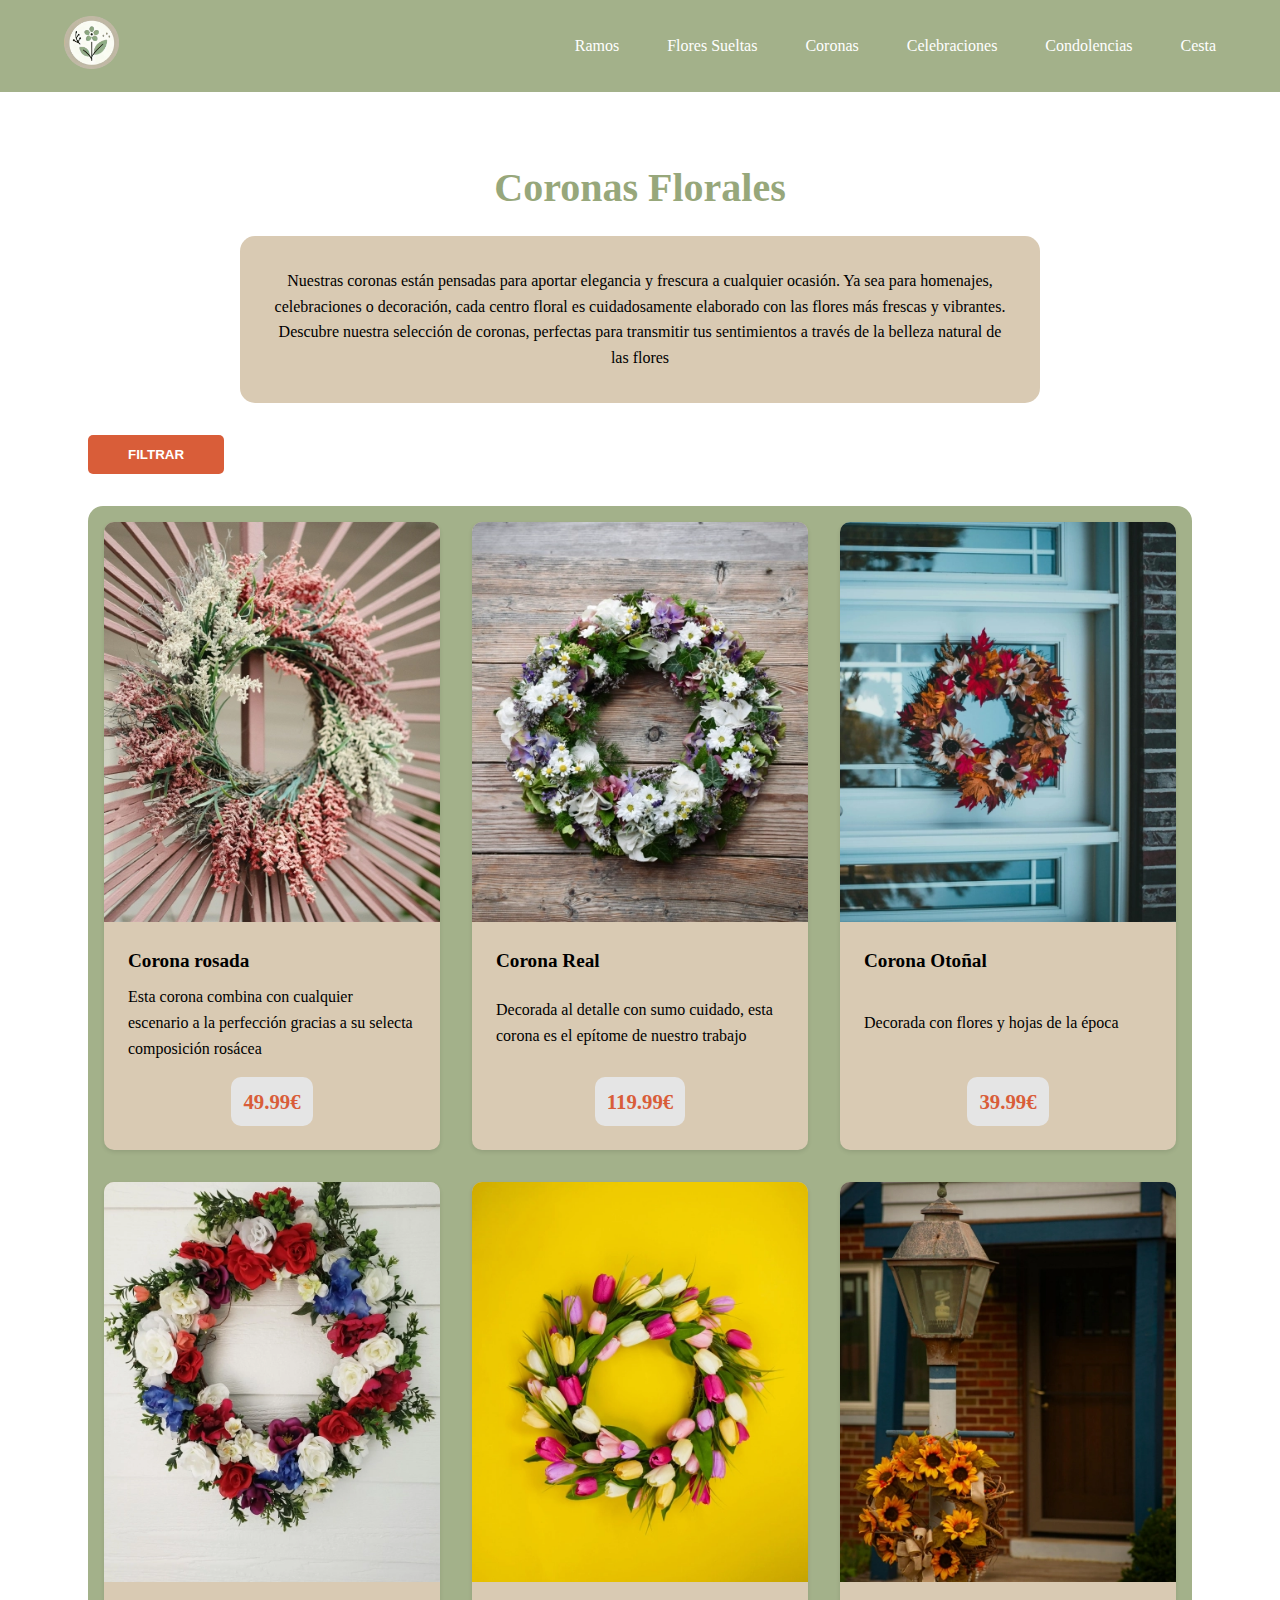
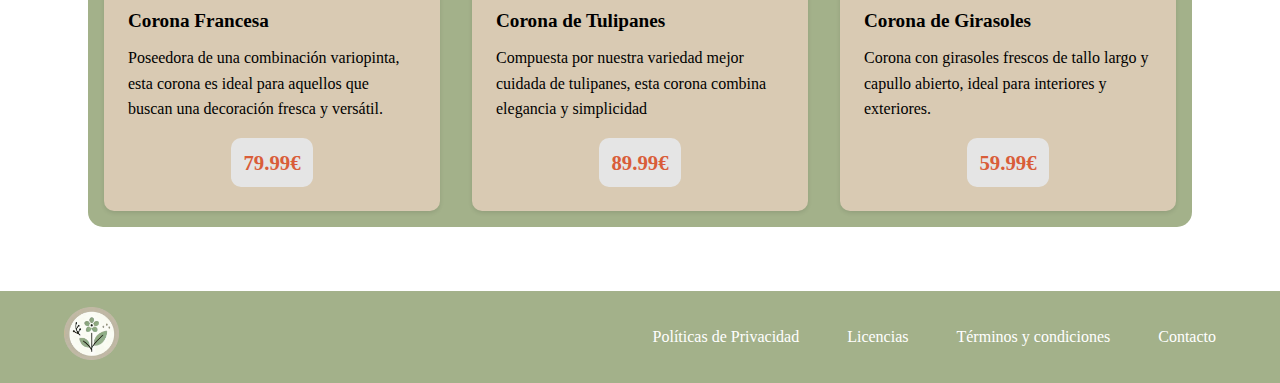
<file: coronas.html>
<!DOCTYPE html>
<html lang="es">
<head>
    <meta charset="UTF-8">
    <meta name="viewport" content="width=device-width, initial-scale=1.0">
    <title>Centros de Flores</title>
    <link rel="stylesheet" href="estilos_sass/main.css">
</head>
<body>
    <header class="cabecera">
        <section class="menu_cabecera">
            <a href="index.html">
            <picture class="logotipo">
                <source srcset="img/logotipo_397X380.webp" type="image/webp">
                <img src="img/logotipo_400x385.jpg" alt="Logotipo">
            </picture>
            </a>
            <nav>
                <ul class="menu_navegacion">
                    <li><a href="ramos.html">Ramos</a></li>
                    <li><a href="flores_sueltas.html">Flores Sueltas</a></li>
                    <li><a href="coronas.html">Coronas</a></li>
                    <li><a href="celebraciones.html">Celebraciones</a></li>
                    <li><a href="condolencias.html">Condolencias</a></li>
                    <li><a href="#">Cesta</a></li>
                </ul>
            </nav>
        </section>
    </header>

    <main>
        <section class="introduccion_a_seccion">
            <h1>Coronas Florales</h1>
            
            <article class="texto_introduccion">
                <p>Nuestras coronas están pensadas para aportar elegancia y frescura a cualquier ocasión. Ya sea para homenajes, celebraciones o decoración, cada centro floral es cuidadosamente elaborado con las flores más frescas y vibrantes. Descubre nuestra selección de coronas, perfectas para transmitir tus sentimientos a través de la belleza natural de las flores</p>
            </article>
            
            <aside class="filtrado">
                <button class="boton-filtrar">FILTRAR</button>
            </aside>

            <section class="productos_grid">
                <article class="contenedor_producto">
                    <picture>
                        <source srcset="img/centro_1_405x608.webp" type="image/webp" media="(min-width: 768px)">
                        <source srcset="img/centro_1_405x608x608.jpg" type="image/jpeg" media="(min-width: 768px)">
                        <!--Imagen de respaldo-->
                        <img src="img/centro_1_405x608.jpg" alt="Rosa">
                    </picture>
                    <section class="detalles_producto">
                        <h2>Corona rosada</h2>
                        <p>Esta corona combina con cualquier escenario a la perfección gracias a su selecta composición rosácea</p>
                        <span class="precio">49.99€</span>
                    </section>
                </article>

                <article class="contenedor_producto">
                    <picture>
                        <source srcset="img/centro_2_405x543.webp" type="image/webp" media="(min-width: 768px)">
                        <source srcset="img/centro_2_405x543.jpg" type="image/jpeg" media="(min-width: 768px)">
                        <!--Imagen de respaldo-->
                        <img src="img/centro_1_405x543.jpg" alt="Girasol">
                    </picture>
                        <section class="detalles_producto">
                            <h2>Corona Real</h2>
                            <p>Decorada al detalle con sumo cuidado, esta corona es el epítome de nuestro trabajo</p>
                            <span class="precio">119.99€</span>
                        </section>
                </article>

                <article class="contenedor_producto">
                    <picture>
                        <source srcset="img/centro_6_405x608.webp" type="image/webp" media="(min-width: 768px)">
                        <source srcset="img/centro_6_405x608.jpg" type="image/jpeg" media="(min-width: 768px)">
                        <!--Imagen de respaldo-->
                        <img src="img/centro_6_405x608.jpg" alt="Tulipán">
                    </picture>
                        <section class="detalles_producto">
                            <h2>Corona Otoñal</h2>
                            <p>Decorada con flores y hojas de la época</p>
                        <span class="precio">39.99€</span>
                </article>

                <article class="contenedor_producto">
                    <picture>
                        <source srcset="img/centro_4_405x540.webp" type="image/webp" media="(min-width: 768px)">
                        <source srcset="img/centro_4_405x540.jpg" type="image/jpeg" media="(min-width: 768px)">
                        <!--Imagen de respaldo-->
                        <img src="img/centro_4_405x540.jpg" alt="Violeta">
                    </picture>
                    <section class="detalles_producto">
                        <h2>Corona Francesa</h2>
                        <p>Poseedora de una combinación variopinta, esta corona es ideal para aquellos que buscan una decoración fresca y versátil.</p>
                        <span class="precio">79.99€</span>
                    </section>
                </article>

                <article class="contenedor_producto">
                    <picture>
                        <source srcset="img/centro_5_405x540.webp" type="image/webp" media="(min-width: 768px)">
                        <source srcset="img/centro_5_405x540.jpg" type="image/jpeg" media="(min-width: 768px)">
                        <!--Imagen de respaldo-->
                        <img src="img/centro_5_405x540.jpg" alt="Margarita">
                    </picture>
                    <section class="detalles_producto">
                        <h2>Corona de Tulipanes</h2>
                        <p>Compuesta por nuestra variedad mejor cuidada de tulipanes, esta corona combina elegancia y simplicidad</p>
                        <span class="precio">89.99€</span>
                    </section>
                </article>

                <article class="contenedor_producto">
                    <picture>
                        <source srcset="img/centro_3_405x608.webp" type="image/webp" media="(min-width: 768px)">
                        <source srcset="img/centro_3_405x608.jpg" type="image/jpeg" media="(min-width: 768px)">
                        <!--Imagen de respaldo-->
                        <img src="img/centro_3_405x608.jpg" alt="Clavel">
                    </picture>
                    <section class="detalles_producto">
                        <h2>Corona de Girasoles</h2>
                        <p>Corona con girasoles frescos de tallo largo y capullo abierto, ideal para interiores y exteriores.</p>
                        <span class="precio">59.99€</span>
                    </section>
                </article>
                
            </section>
        </section>
    </main>

    <footer class="pie_pagina">
        <section class="menu_pie">
            <a href="index.html">
            <picture class="logotipo">
                <source srcset="img/logotipo_397X380.webp" type="image/webp">
                <img src="img/logotipo_400x385.jpg" alt="Logotipo">
            </picture>
            </a>
            <nav>
                <ul class="menu_navegacion">
                    <li><a href="#">Políticas de Privacidad</a></li>
                    <li><a href="#">Licencias</a></li>
                    <li><a href="#">Términos y condiciones</a></li>
                    <li><a href="#">Contacto</a></li>
                </ul>
            </nav>
        </section>
    </footer>
</body>
</html>
</file>
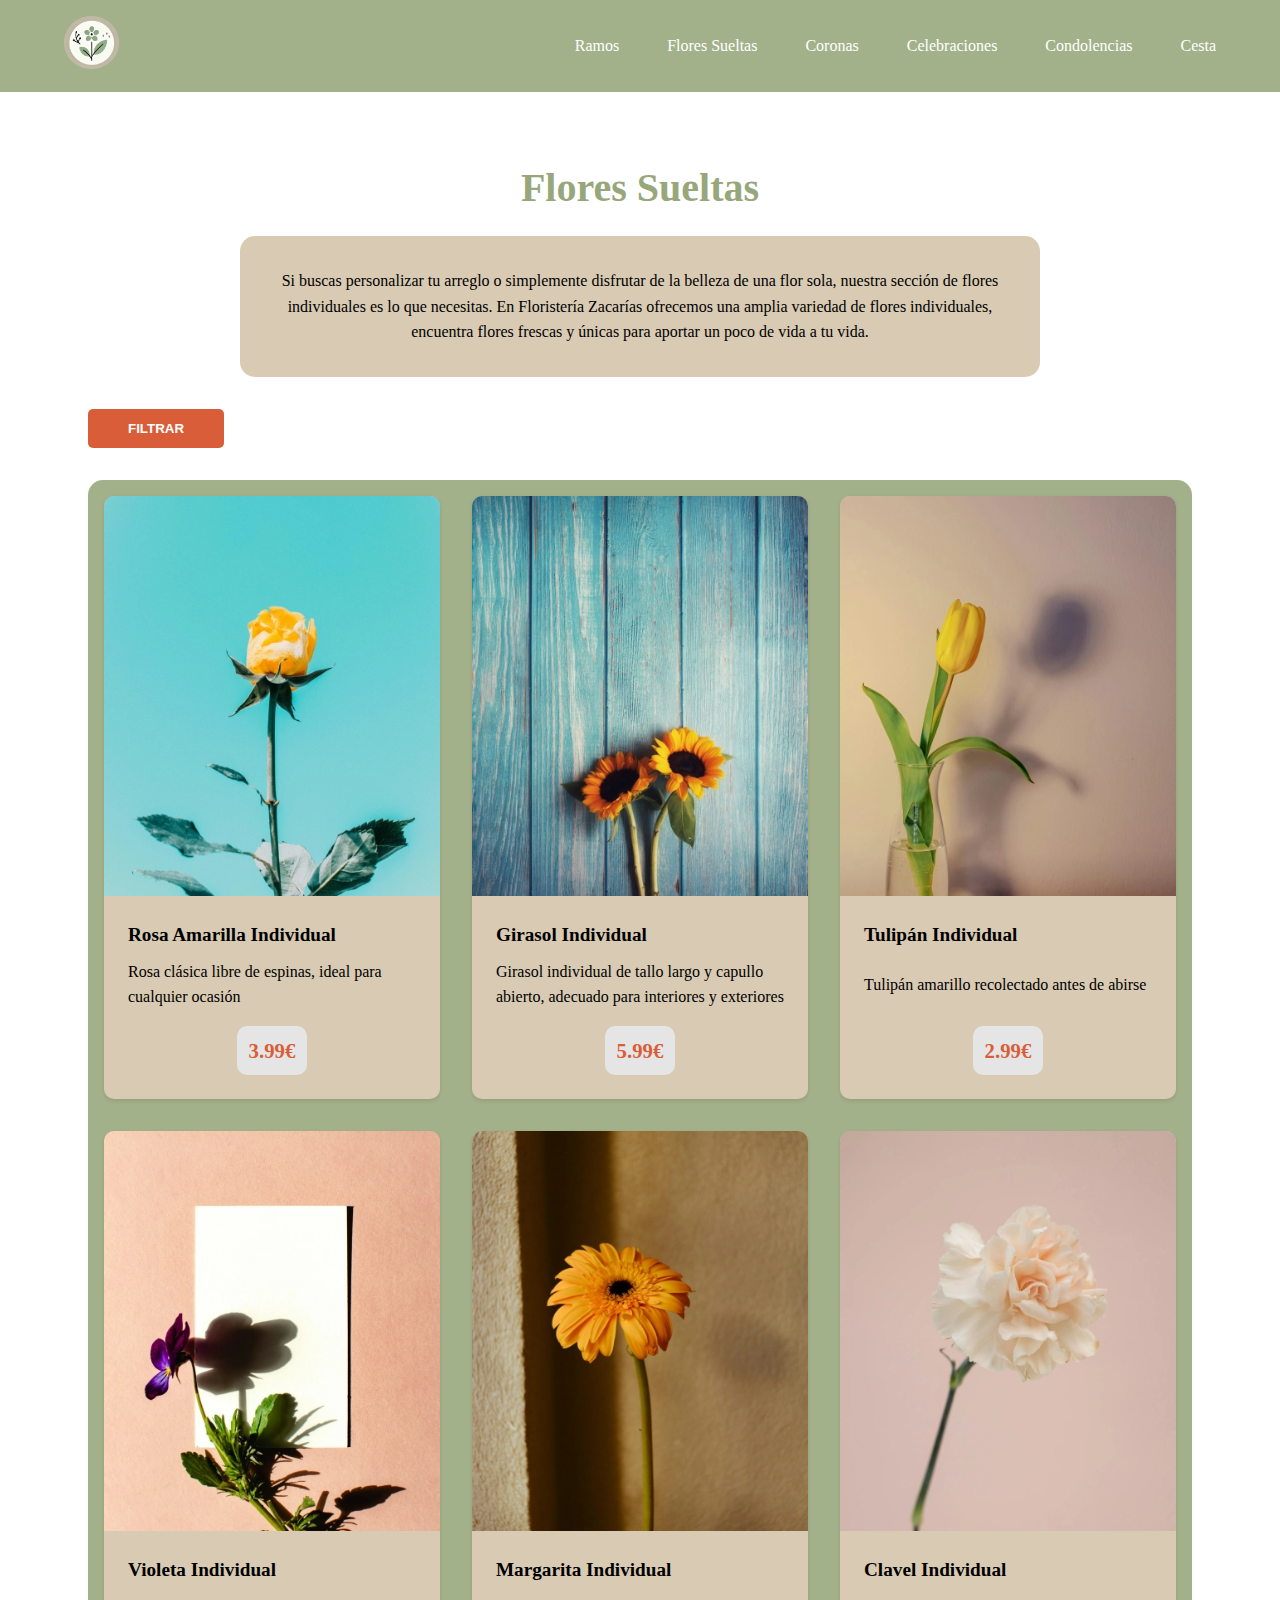
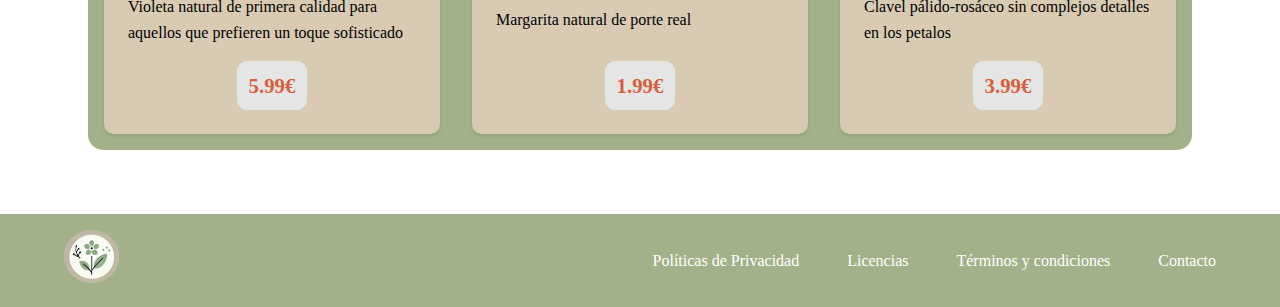
<file: flores_sueltas.html>
<!DOCTYPE html>
<html lang="es">
<head>
    <meta charset="UTF-8">
    <meta name="viewport" content="width=device-width, initial-scale=1.0">
    <title>Flores Sueltas</title>
    <link rel="stylesheet" href="estilos_sass/main.css">
</head>
<body>
    <header class="cabecera">
        <section class="menu_cabecera">
            <a href="index.html">
            <picture class="logotipo">
                <source srcset="img/logotipo_397X380.webp" type="image/webp">
                <img src="img/logotipo_400x385.jpg" alt="Logotipo">
            </picture>
            </a>
            <nav>
                <ul class="menu_navegacion">
                    <li><a href="ramos.html">Ramos</a></li>
                    <li><a href="flores_sueltas.html">Flores Sueltas</a></li>
                    <li><a href="coronas.html">Coronas</a></li>
                    <li><a href="celebraciones.html">Celebraciones</a></li>
                    <li><a href="condolencias.html">Condolencias</a></li>
                    <li><a href="#">Cesta</a></li>
                </ul>
            </nav>
        </section>
    </header>

    <main>
        <section class="introduccion_a_seccion">
            <h1>Flores Sueltas</h1>
            
            <article class="texto_introduccion">
                <p>Si buscas personalizar tu arreglo o simplemente disfrutar de la belleza de una flor sola, nuestra sección de flores individuales es lo que necesitas. En Floristería Zacarías ofrecemos una amplia variedad de flores individuales, encuentra flores frescas y únicas para aportar un poco de vida a tu vida.</p>
            </article>
            
            <aside class="filtrado">
                <button class="boton-filtrar">FILTRAR</button>
            </aside>

            <section class="productos_grid">
                <article class="contenedor_producto">
                    <picture>
                        <source srcset="img/rosa_suelta_1_405x608.webp" type="image/webp" media="(min-width: 768px)">
                        <source srcset="img/rosa_suelta_1_405x608.jpg" type="image/jpeg" media="(min-width: 768px)">
                        <!--Imagen de respaldo-->
                        <img src="img/rosa_suelta_1_405x608.jpg" alt="Rosa">
                    </picture>
                    <section class="detalles_producto">
                        <h2>Rosa Amarilla Individual</h2>
                        <p>Rosa clásica libre de espinas, ideal para cualquier ocasión</p>
                        <span class="precio">3.99€</span>
                    </section>
                </article>

                <article class="contenedor_producto">
                    <picture>
                        <source srcset="img/girasol_solo_1_405x602.webp" type="image/webp" media="(min-width: 768px)">
                        <source srcset="img/girasol_solo_1_405x602.jpg" type="image/jpeg" media="(min-width: 768px)">
                        <!--Imagen de respaldo-->
                        <img src="img/girasol_solo_1_405x602.jpg" alt="Girasol">
                    </picture>
                        <section class="detalles_producto">
                            <h2>Girasol Individual</h2>
                            <p>Girasol individual de tallo largo y capullo abierto, adecuado para interiores y exteriores</p>
                            <span class="precio">5.99€</span>
                        </section>
                </article>

                <article class="contenedor_producto">
                    <picture>
                        <source srcset="img/tulipan_solo_2_405x608.webp" type="image/webp" media="(min-width: 768px)">
                        <source srcset="img/tulipan_solo_2_405x608.jpg" type="image/jpeg" media="(min-width: 768px)">
                        <!--Imagen de respaldo-->
                        <img src="img/tulipan_solo_2_405x608.jpg" alt="Tulipán">
                    </picture>
                        <section class="detalles_producto">
                            <h2>Tulipán Individual</h2>
                            <p>Tulipán amarillo recolectado antes de abirse</p>
                        <span class="precio">2.99€</span>
                </article>

                <article class="contenedor_producto">
                    <picture>
                        <source srcset="img/violeta_sola_2_405x608.webp" type="image/webp" media="(min-width: 768px)">
                        <source srcset="img/violeta_sola_2_405x608.jpg" type="image/jpeg" media="(min-width: 768px)">
                        <!--Imagen de respaldo-->
                        <img src="img/violeta_sola_2_405x608.jpg" alt="Violeta">
                    </picture>
                    <section class="detalles_producto">
                        <h2>Violeta Individual</h2>
                        <p>Violeta natural de primera calidad para aquellos que prefieren un toque sofisticado</p>
                        <span class="precio">5.99€</span>
                    </section>
                </article>

                <article class="contenedor_producto">
                    <picture>
                        <source srcset="img/margarita_sola_1_405x608.webp" type="image/webp" media="(min-width: 768px)">
                        <source srcset="img/margarita_sola_1_405x608.jpg" type="image/jpeg" media="(min-width: 768px)">
                        <!--Imagen de respaldo-->
                        <img src="img/margarita_sola_1_405x608.jpg" alt="Margarita">
                    </picture>
                    <section class="detalles_producto">
                        <h2>Margarita Individual</h2>
                        <p>Margarita natural de porte real</p>
                        <span class="precio">1.99€</span>
                    </section>
                </article>

                <article class="contenedor_producto">
                    <picture>
                        <source srcset="img/clavel_solo_3_405x607.webp" type="image/webp" media="(min-width: 768px)">
                        <source srcset="img/clavel_solo_3_405x607.jpg" type="image/jpeg" media="(min-width: 768px)">
                        <!--Imagen de respaldo-->
                        <img src="img/clavel_solo_3_405x607.jpg" alt="Clavel">
                    </picture>
                    <section class="detalles_producto">
                        <h2>Clavel Individual</h2>
                        <p>Clavel pálido-rosáceo sin complejos detalles en los petalos</p>
                        <span class="precio">3.99€</span>
                    </section>
                </article>
                
            </section>
        </section>
    </main>

    <footer class="pie_pagina">
        <section class="menu_pie">
            <a href="index.html">
            <picture class="logotipo">
                <source srcset="img/logotipo_397X380.webp" type="image/webp">
                <img src="img/logotipo_400x385.jpg" alt="Logotipo">
            </picture>
            </a>
            <nav>
                <ul class="menu_navegacion">
                    <li><a href="#">Políticas de Privacidad</a></li>
                    <li><a href="#">Licencias</a></li>
                    <li><a href="#">Términos y condiciones</a></li>
                    <li><a href="#">Contacto</a></li>
                </ul>
            </nav>
        </section>
    </footer>
</body>
</html>
</file>
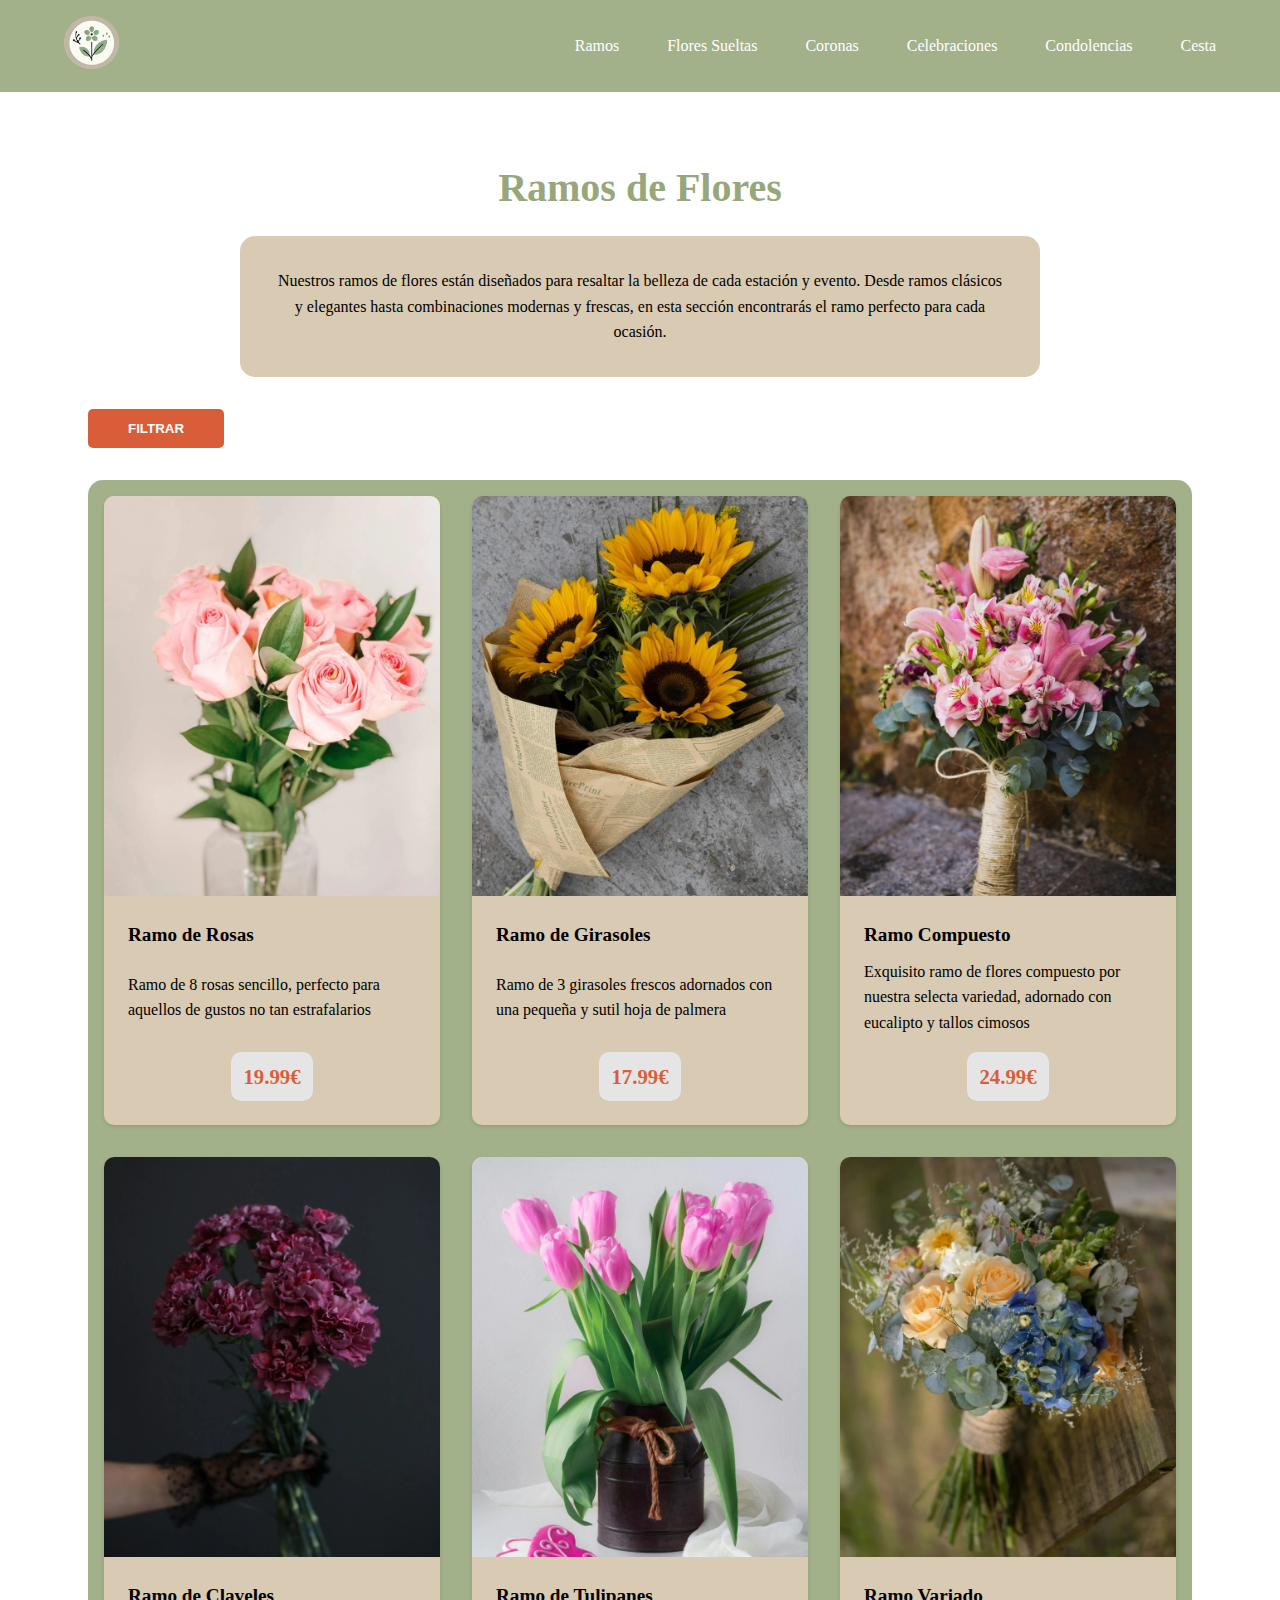
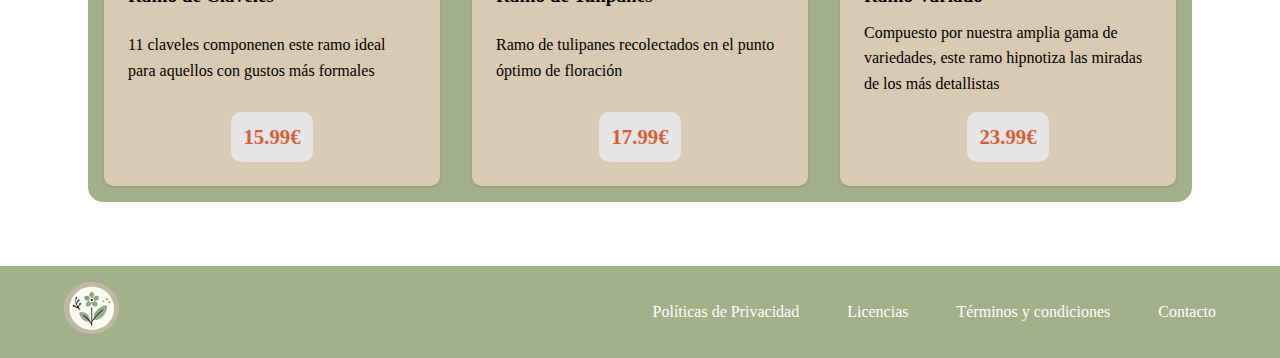
<file: ramos.html>
<!DOCTYPE html>
<html lang="es">
<head>
    <meta charset="UTF-8">
    <meta name="viewport" content="width=device-width, initial-scale=1.0">
    <title>Ramos de Flores</title>
    <link rel="stylesheet" href="estilos_sass/main.css">
</head>
<body>
    <header class="cabecera">
        <section class="menu_cabecera">
            <a href="index.html">
            <picture class="logotipo">
                <source srcset="img/logotipo_397X380.webp" type="image/webp">
                <img src="img/logotipo_400x385.jpg" alt="Logotipo">
            </picture>
            </a>
            <nav>
                <ul class="menu_navegacion">
                    <li><a href="ramos.html">Ramos</a></li>
                    <li><a href="flores_sueltas.html">Flores Sueltas</a></li>
                    <li><a href="coronas.html">Coronas</a></li>
                    <li><a href="celebraciones.html">Celebraciones</a></li>
                    <li><a href="condolencias.html">Condolencias</a></li>
                    <li><a href="#">Cesta</a></li>
                </ul>
            </nav>
        </section>
    </header>

    <main>
        <section class="introduccion_a_seccion">
            <h1>Ramos de Flores</h1>
            
            <article class="texto_introduccion">
                <p>Nuestros ramos de flores están diseñados para resaltar la belleza de cada estación y evento. Desde ramos clásicos y elegantes hasta combinaciones modernas y frescas, en esta sección encontrarás el ramo perfecto para cada ocasión.</p>
            </article>
            
            <aside class="filtrado">
                <button class="boton-filtrar">FILTRAR</button>
            </aside>

            <section class="productos_grid">
                <article class="contenedor_producto">
                    <picture>
                        <source srcset="img/ramo_rosas_1_405x540.webp" type="image/webp" media="(min-width: 768px)">
                        <source srcset="img/ramo_rosas_1_405x540.jpg" type="image/jpeg" media="(min-width: 768px)">
                        <!--Imagen de respaldo-->
                        <img src="img/ramo_rosas_1_405x540.jpg" alt="Rosa">
                    </picture>
                    <section class="detalles_producto">
                        <h2>Ramo de Rosas</h2>
                        <p>Ramo de 8 rosas sencillo, perfecto para aquellos de gustos no tan estrafalarios</p>
                        <span class="precio">19.99€</span>
                    </section>
                </article>

                <article class="contenedor_producto">
                    <picture>
                        <source srcset="img/ramo_girasoles_4_405x584.webp" type="image/webp" media="(min-width: 768px)">
                        <source srcset="img/ramo_girasoles_4_405x584.jpg" type="image/jpeg" media="(min-width: 768px)">
                        <!--Imagen de respaldo-->
                        <img src="img/ramo_girasoles_4_405x584.jpg" alt="Girasol">
                    </picture>
                        <section class="detalles_producto">
                            <h2>Ramo de Girasoles</h2>
                            <p>Ramo de 3 girasoles frescos adornados con una pequeña y sutil hoja de palmera</p>
                            <span class="precio">17.99€</span>
                        </section>
                </article>

                <article class="contenedor_producto">
                    <picture>
                        <source srcset="img/ramo_compuesto_2_405x608.webp" type="image/webp" media="(min-width: 768px)">
                        <source srcset="img/ramo_compuesto_2_405x608.jpg" type="image/jpeg" media="(min-width: 768px)">
                        <!--Imagen de respaldo-->
                        <img src="img/ramo_compuesto_2_405x608.jpg" alt="Tulipán">
                    </picture>
                        <section class="detalles_producto">
                            <h2>Ramo Compuesto</h2>
                            <p>Exquisito ramo de flores compuesto por nuestra selecta variedad, adornado con eucalipto y tallos cimosos</p>
                        <span class="precio">24.99€</span>
                </article>

                <article class="contenedor_producto">
                    <picture>
                        <source srcset="img/ramo_claveles_4_405x608.webp" type="image/webp" media="(min-width: 768px)">
                        <source srcset="img/ramo_claveles_4_405x608.jpg" type="image/jpeg" media="(min-width: 768px)">
                        <!--Imagen de respaldo-->
                        <img src="img/ramo_claveles_4_405x608.jpg" alt="Violeta">
                    </picture>
                    <section class="detalles_producto">
                        <h2>Ramo de Claveles</h2>
                        <p>11 claveles componenen este ramo ideal para aquellos con gustos más formales</p>
                        <span class="precio">15.99€</span>
                    </section>
                </article>

                <article class="contenedor_producto">
                    <picture>
                        <source srcset="img/ramo_tulipan_3_405x608.webp" type="image/webp" media="(min-width: 768px)">
                        <source srcset="img/ramo_tulipan_3_405x608.jpg" type="image/jpeg" media="(min-width: 768px)">
                        <!--Imagen de respaldo-->
                        <img src="img/ramo_tulipan_3_405x608.jpg" alt="Margarita">
                    </picture>
                    <section class="detalles_producto">
                        <h2>Ramo de Tulipanes</h2>
                        <p>Ramo de tulipanes recolectados en el punto óptimo de floración</p>
                        <span class="precio">17.99€</span>
                    </section>
                </article>

                <article class="contenedor_producto">
                    <picture>
                        <source srcset="img/ramo_variado_2_405x608.webp" type="image/webp" media="(min-width: 768px)">
                        <source srcset="img/ramo_variado_2_405x608.jpg" type="image/jpeg" media="(min-width: 768px)">
                        <!--Imagen de respaldo-->
                        <img src="img/ramo_variado_2_405x608.jpg" alt="Clavel">
                    </picture>
                    <section class="detalles_producto">
                        <h2>Ramo Variado</h2>
                        <p>Compuesto por nuestra amplia gama de variedades, este ramo hipnotiza las miradas de los más detallistas</p>
                        <span class="precio">23.99€</span>
                    </section>
                </article>
                
            </section>
        </section>
    </main>

    <footer class="pie_pagina">
        <section class="menu_pie">
            <a href="index.html">
            <picture class="logotipo">
                <source srcset="img/logotipo_397X380.webp" type="image/webp">
                <img src="img/logotipo_400x385.jpg" alt="Logotipo">
            </picture>
            </a>
            <nav>
                <ul class="menu_navegacion">
                    <li><a href="#">Políticas de Privacidad</a></li>
                    <li><a href="#">Licencias</a></li>
                    <li><a href="#">Términos y condiciones</a></li>
                    <li><a href="#">Contacto</a></li>
                </ul>
            </nav>
        </section>
    </footer>
</body>
</html>
</file>
<file: estilos_sass/main.css>
@charset "UTF-8";
@import url("https://fonts.googleapis.com/css2?family=Roboto:wght@400;700&display=swap");
*,
*::before,
*::after {
  margin: 0;
  padding: 0;
  box-sizing: border-box;
}

body {
  line-height: 1.6;
  font-family: "Roboto, sans-serif";
}

img {
  max-width: 100%;
  height: auto;
}

/* Definición de los mixins para puntos de ruptura y el estilo de las imagenes */
.cabecera {
  background-color: #A3B18A;
  padding: 1rem 2rem;
}
.cabecera .menu_cabecera {
  display: flex;
  justify-content: space-between;
  align-items: center;
  max-width: 1200px;
  margin: 0 auto;
}
@media (min-width: 480px) {
  .cabecera .menu_cabecera {
    flex-direction: column;
    gap: 1rem;
  }
}
@media (min-width: 768px) {
  .cabecera .menu_cabecera {
    flex-direction: row;
    padding: 0 2rem;
  }
}
@media (min-width: 1200px) {
  .cabecera .menu_cabecera {
    max-width: 1400px;
  }
}
@media (min-width: 1920px) {
  .cabecera .menu_cabecera {
    max-width: 1800px;
  }
}
@media (min-width: 2560px) {
  .cabecera .menu_cabecera {
    max-width: 2200px;
  }
}

.logotipo {
  display: inline-block;
  width: 50px;
  height: auto;
}
.logotipo img {
  width: 100%;
  height: auto;
}
@media (min-width: 480px) {
  .logotipo {
    width: 40px;
  }
}
@media (min-width: 768px) {
  .logotipo {
    width: 45px;
  }
}
@media (min-width: 1200px) {
  .logotipo {
    width: 55px;
  }
}
@media (min-width: 1920px) {
  .logotipo {
    width: 60px;
  }
}
@media (min-width: 2560px) {
  .logotipo {
    width: 70px;
  }
}

.menu_navegacion {
  font-family: "Playfair Display, serif";
  display: flex;
  gap: 2rem;
  list-style: none;
}
.menu_navegacion li a {
  color: #FFFFFF;
  text-decoration: none;
}
.menu_navegacion li a:hover {
  color: #D95D39;
}
@media (min-width: 1200px) {
  .menu_navegacion li a {
    font-size: 1rem;
  }
}
@media (min-width: 1920px) {
  .menu_navegacion li a {
    font-size: 1.1rem;
  }
}
@media (min-width: 2560px) {
  .menu_navegacion li a {
    font-size: 1.2rem;
  }
}
@media (min-width: 480px) {
  .menu_navegacion {
    flex-wrap: wrap;
    justify-content: center;
    gap: 1rem;
  }
}
@media (min-width: 768px) {
  .menu_navegacion {
    gap: 2.5rem;
  }
}
@media (min-width: 1200px) {
  .menu_navegacion {
    gap: 3rem;
  }
}
@media (min-width: 1920px) {
  .menu_navegacion {
    gap: 3.5rem;
  }
}
@media (min-width: 2560px) {
  .menu_navegacion {
    gap: 4rem;
  }
}

.seccion_heroe {
  display: flex;
  justify-content: center;
  align-items: center;
  height: 40vh;
  background-image: url("../img/hero_image_1_943x455.webp");
  width: 100%;
  background-position: center;
  position: relative;
  background-size: cover;
}

.texto_heroe {
  position: relative;
  text-align: center;
  color: #FFFFFF;
  z-index: 1;
}
.texto_heroe h1 {
  font-family: "Playfair Display, serif";
  font-size: 2rem;
}
@media (min-width: 480px) {
  .texto_heroe h1 {
    font-size: 1.5rem;
  }
}
@media (min-width: 768px) {
  .texto_heroe h1 {
    font-size: 2.5rem;
  }
}
@media (min-width: 1200px) {
  .texto_heroe h1 {
    font-size: 3rem;
  }
}
@media (min-width: 1920px) {
  .texto_heroe h1 {
    font-size: 3.5rem;
  }
}
@media (min-width: 2560px) {
  .texto_heroe h1 {
    font-size: 4rem;
  }
}
.texto_heroe h3 {
  font-family: "Playfair Display, serif";
  font-size: 1.5rem;
}
@media (min-width: 480px) {
  .texto_heroe h3 {
    font-size: 1rem;
  }
}
@media (min-width: 768px) {
  .texto_heroe h3 {
    font-size: 1.2rem;
  }
}
@media (min-width: 1200px) {
  .texto_heroe h3 {
    font-size: 1.4rem;
  }
}
@media (min-width: 1920px) {
  .texto_heroe h3 {
    font-size: 1.6rem;
  }
}
@media (min-width: 2560px) {
  .texto_heroe h3 {
    font-size: 1.8rem;
  }
}

.productos_destacados,
.novedades {
  padding: 2rem 1rem;
  margin: 0 auto;
  max-width: 90%;
}
@media (min-width: 768px) {
  .productos_destacados,
  .novedades {
    padding: 3rem 2rem;
    max-width: 720px;
  }
}
@media (min-width: 1200px) {
  .productos_destacados,
  .novedades {
    padding: 4rem 3rem;
    max-width: 1140px;
  }
}
@media (min-width: 1920px) {
  .productos_destacados,
  .novedades {
    max-width: 1800px;
  }
}
@media (min-width: 2560px) {
  .productos_destacados,
  .novedades {
    max-width: 2200px;
  }
}
.productos_destacados h2,
.novedades h2 {
  font-family: "Playfair Display, serif";
  text-align: center;
  color: #A3B18A;
  margin-bottom: 2rem;
  font-size: 1.6rem;
}
@media (min-width: 768px) {
  .productos_destacados h2,
  .novedades h2 {
    font-size: 1.8rem;
  }
}
@media (min-width: 1200px) {
  .productos_destacados h2,
  .novedades h2 {
    font-size: 2rem;
  }
}
@media (min-width: 1920px) {
  .productos_destacados h2,
  .novedades h2 {
    font-size: 2.2rem;
  }
}

.productos_principales {
  display: grid;
  gap: 1.5rem;
  grid-template-columns: 1fr;
}
@media (min-width: 768px) {
  .productos_principales {
    grid-template-columns: repeat(2, 1fr);
    gap: 2rem;
  }
}
@media (min-width: 1200px) {
  .productos_principales {
    grid-template-columns: repeat(3, 1fr);
    gap: 2.5rem;
  }
}

.tarjeta_producto picture {
  display: block;
  height: 90%;
  overflow: hidden;
  border-radius: 10px;
}
.tarjeta_producto picture img {
  width: 100%;
  height: 100%;
  transition: transform 0.3s ease;
}
.tarjeta_producto picture img:hover {
  transform: scale(1.02);
}

.producto_novedad {
  position: relative;
  border-radius: 10px;
  overflow: hidden;
  background-color: #FFFFFF;
}
.producto_novedad picture {
  display: block;
  height: 90%;
}
.producto_novedad picture img {
  width: 100%;
  height: 100%;
  transition: transform 0.3s ease;
}
.producto_novedad picture img:hover {
  transform: scale(1.02);
}
.producto_novedad .boton-comprar {
  position: absolute;
  bottom: 1rem;
  left: 1rem;
  width: calc(100% - 7rem);
  padding: 0.75rem 1rem;
  background-color: #D95D39;
  color: #FFFFFF;
  border: none;
  border-radius: 5px;
  font-weight: bold;
  z-index: 2;
}
.producto_novedad .boton-comprar:hover {
  background-color: #d04e28;
}
.producto_novedad .precio {
  position: absolute;
  bottom: 1rem;
  right: 1rem;
  background-color: #FFFFFF;
  color: #A3B18A;
  padding: 0.75rem 1rem;
  border-radius: 5px;
  font-family: "Poppins, sans-serif";
  font-weight: bold;
  box-shadow: 0 4px 8px rgba(0, 0, 0, 0.1);
  z-index: 2;
}

.nuestra_seleccion {
  background-color: #D9CAB3;
  padding: 4rem 0;
  border-radius: 50%;
  display: flex;
  flex-direction: column;
  align-items: center;
}
.nuestra_seleccion h2 {
  font-family: "Playfair Display, serif";
  color: #A3B18A;
}
@media (min-width: 480px) {
  .nuestra_seleccion h2 {
    font-size: 1.8rem;
  }
}
@media (min-width: 768px) {
  .nuestra_seleccion h2 {
    font-size: 2rem;
  }
}
@media (min-width: 1200px) {
  .nuestra_seleccion h2 {
    font-size: 2.2rem;
  }
}
@media (min-width: 1920px) {
  .nuestra_seleccion h2 {
    font-size: 2.5rem;
  }
}
@media (min-width: 2560px) {
  .nuestra_seleccion h2 {
    font-size: 2.8rem;
  }
}
.nuestra_seleccion article {
  display: flex;
  flex-direction: column;
  align-items: center;
  justify-content: space-between;
  gap: 3rem;
  min-height: 250px;
  width: 100%;
  padding: 2rem 0;
}
.nuestra_seleccion p {
  padding: 0 20px;
  font-family: "Roboto, sans-serif";
  text-align: center;
}
@media (min-width: 480px) {
  .nuestra_seleccion p {
    font-size: 1rem;
    max-width: 100%;
  }
}
@media (min-width: 768px) {
  .nuestra_seleccion p {
    font-size: 1.1rem;
    max-width: 600px;
  }
}
@media (min-width: 1200px) {
  .nuestra_seleccion p {
    font-size: 1.2rem;
    max-width: 800px;
  }
}
@media (min-width: 1920px) {
  .nuestra_seleccion p {
    font-size: 1.3rem;
    max-width: 1000px;
  }
}
@media (min-width: 2560px) {
  .nuestra_seleccion p {
    font-size: 1.4rem;
    max-width: 1200px;
  }
}

.pie_pagina {
  background-color: #A3B18A;
  padding: 1rem 2rem;
}
.pie_pagina .menu_pie {
  display: flex;
  justify-content: space-between;
  align-items: center;
  max-width: 1200px;
  margin: 0 auto;
}
@media (min-width: 480px) {
  .pie_pagina .menu_pie {
    flex-direction: column;
    gap: 1rem;
  }
}
@media (min-width: 768px) {
  .pie_pagina .menu_pie {
    flex-direction: row;
    padding: 0 2rem;
  }
}
@media (min-width: 1200px) {
  .pie_pagina .menu_pie {
    max-width: 1400px;
  }
}
@media (min-width: 1920px) {
  .pie_pagina .menu_pie {
    max-width: 1800px;
  }
}
@media (min-width: 2560px) {
  .pie_pagina .menu_pie {
    max-width: 2200px;
  }
}

.logotipo {
  width: 50px;
  height: auto;
}
.logotipo img {
  width: 100%;
  height: auto;
}
@media (min-width: 480px) {
  .logotipo {
    width: 40px;
  }
}
@media (min-width: 768px) {
  .logotipo {
    width: 45px;
  }
}
@media (min-width: 1200px) {
  .logotipo {
    width: 55px;
  }
}
@media (min-width: 1920px) {
  .logotipo {
    width: 60px;
  }
}
@media (min-width: 2560px) {
  .logotipo {
    width: 70px;
  }
}

.menu_navegacion {
  font-family: "Playfair Display, serif";
  display: flex;
  gap: 2rem;
  list-style: none;
}
.menu_navegacion li a {
  color: #FFFFFF;
  text-decoration: none;
}
.menu_navegacion li a:hover {
  color: #D95D39;
}
@media (min-width: 1200px) {
  .menu_navegacion li a {
    font-size: 1rem;
  }
}
@media (min-width: 1920px) {
  .menu_navegacion li a {
    font-size: 1.1rem;
  }
}
@media (min-width: 2560px) {
  .menu_navegacion li a {
    font-size: 1.2rem;
  }
}
@media (min-width: 480px) {
  .menu_navegacion {
    flex-wrap: wrap;
    justify-content: center;
    gap: 1rem;
  }
}
@media (min-width: 768px) {
  .menu_navegacion {
    gap: 2.5rem;
  }
}
@media (min-width: 1200px) {
  .menu_navegacion {
    gap: 3rem;
  }
}
@media (min-width: 1920px) {
  .menu_navegacion {
    gap: 3.5rem;
  }
}
@media (min-width: 2560px) {
  .menu_navegacion {
    gap: 4rem;
  }
}

.boton-catalogo, .boton-comprar {
  background-color: #D95D39;
  color: #FFFFFF;
  padding: 12px 24px;
  border: none;
  border-radius: 4px;
  font-weight: bold;
}
.boton-catalogo:hover, .boton-comprar:hover {
  background-color: #d04e28;
}
.boton-comprar {
  width: 100%;
}

.introduccion_a_seccion {
  display: flex;
  flex-direction: column;
  align-items: center;
  padding: 2rem 1rem;
  width: 100%;
  max-width: 1200px;
  margin: 0 auto;
  background-color: #FFFFFF;
}
@media (min-width: 768px) {
  .introduccion_a_seccion {
    padding: 3rem 2rem;
  }
}
@media (min-width: 1200px) {
  .introduccion_a_seccion {
    padding: 4rem 3rem;
  }
}
.introduccion_a_seccion h1 {
  font-family: "Playfair Display, serif";
  text-align: center;
  color: #97a77b;
  font-size: 2.5rem;
  position: relative;
  margin-bottom: 1rem;
}

.texto_introduccion {
  background-color: #D9CAB3;
  padding: 2rem;
  border-radius: 15px;
  margin-bottom: 2rem;
  width: 100%;
  max-width: 800px;
}
.texto_introduccion p {
  font-family: "Roboto, sans-serif";
  text-align: center;
  line-height: 1.6;
  margin: 0;
}

.filtrado {
  width: 100%;
  margin-bottom: 2rem;
}
.filtrado .boton-filtrar {
  background-color: #D95D39;
  color: #FFFFFF;
  padding: 0.75rem 2.5rem;
  border: none;
  border-radius: 5px;
  font-weight: bold;
}
.filtrado .boton-filtrar:hover {
  background-color: #d04e28;
}

.productos_grid {
  display: grid;
  gap: 2rem;
  width: 100%;
  grid-template-columns: repeat(auto-fit, minmax(300px, 1fr));
  padding: 1rem;
  background-color: #A3B18A;
  border-radius: 15px;
}
@media (min-width: 768px) {
  .productos_grid {
    grid-template-columns: repeat(2, 1fr);
  }
}
@media (min-width: 1200px) {
  .productos_grid {
    grid-template-columns: repeat(3, 1fr);
  }
}
.productos_grid.celebraciones {
  background-color: #E5E5E5;
}

.contenedor_producto {
  display: flex;
  flex-direction: column;
  background-color: #D9CAB3;
  border-radius: 10px;
  overflow: hidden;
  box-shadow: 0 2px 4px rgba(0, 0, 0, 0.1);
  z-index: 2;
}
.contenedor_producto picture {
  width: 100%;
  height: 400px;
}
.contenedor_producto picture img {
  width: 100%;
  height: 100%;
  transition: transform 0.3s ease;
}
.contenedor_producto picture img:hover {
  transform: scale(1.02);
}
.contenedor_producto picture img {
  width: 100%;
  height: 100%;
  -o-object-fit: cover;
     object-fit: cover;
}
.contenedor_producto .detalles_producto {
  padding: 1.5rem;
  display: flex;
  flex-direction: column;
  justify-content: space-between;
  height: 100%; /* Asegura que los elementos se distribuyan de manera uniforme en el contenedor */
}
.contenedor_producto .detalles_producto h2 {
  font-family: "Playfair Display, serif";
  font-size: 1.2rem;
  margin-bottom: 0.5rem;
}
.contenedor_producto .detalles_producto p {
  font-family: "Roboto, sans-serif";
  margin-bottom: 1rem;
}
.contenedor_producto .detalles_producto .precio {
  background-color: #E5E5E5;
  color: #D95D39;
  padding: 0.5rem 0.75rem;
  border-radius: 10px;
  font-family: "Poppins, sans-serif";
  font-size: 1.3rem;
  font-weight: bold;
  align-self: center;
}
.contenedor_producto .detalles_producto.celebraciones {
  background-color: #A3B18A;
}
.contenedor_producto .detalles_producto.condolencias {
  background-color: #D9CAB3;
}

.texto_secciones_especiales {
  display: flex;
  flex-direction: row;
  align-content: space-around;
  background-color: #D9CAB3;
  padding: 2rem;
  border-radius: 15px;
  margin-bottom: 2rem;
  width: 100%;
  max-width: 1200px;
  gap: 2rem;
}
.texto_secciones_especiales p {
  justify-content: flex-end;
  align-self: center;
  flex: 2;
  font-family: "Roboto, sans-serif";
  line-height: 1.6;
}
.texto_secciones_especiales h1 {
  flex: 1;
  justify-content: flex-start;
}
.texto_secciones_especiales.condolencias {
  background-color: #A3B18A;
}
.texto_secciones_especiales.condolencias h1 {
  color: #D9CAB3;
}

.productos_principales_especiales {
  display: grid;
  gap: 2rem;
  width: 100%;
  grid-template-columns: repeat(auto-fit, minmax(300px, 1fr));
  padding: 1rem;
}
@media (min-width: 768px) {
  .productos_principales_especiales {
    grid-template-columns: repeat(2, 1fr);
  }
}
@media (min-width: 1200px) {
  .productos_principales_especiales {
    grid-template-columns: repeat(3, 1fr);
  }
}

.texto_secciones_especiales_2_parrafo {
  display: flex;
  flex-direction: row;
  align-items: center;
  justify-content: space-between;
  background-color: #D9CAB3;
  padding: 2rem;
  border-radius: 15px;
  margin-bottom: 2rem;
  width: 100%;
  max-width: 1200px;
  gap: 2rem;
}
.texto_secciones_especiales_2_parrafo h1 {
  order: 2;
  text-align: right;
  flex: 1;
}
.texto_secciones_especiales_2_parrafo p {
  order: 1;
  text-align: left;
  flex: 2;
  font-family: "Roboto, sans-serif";
  line-height: 1.6;
  margin: 0;
}
.texto_secciones_especiales_2_parrafo.condolencias {
  background-color: #A3B18A;
}
.texto_secciones_especiales_2_parrafo.condolencias h1 {
  color: #D9CAB3;
}

.contenedor {
  background-color: #E5E5E5;
}
.contenedor_compra {
  display: grid;
  grid-template-columns: 1fr;
  gap: 2rem;
  max-width: 1200px;
  margin: 0 auto;
  padding: 2rem;
}
@media (min-width: 768px) {
  .contenedor_compra {
    grid-template-columns: 50% 50%;
  }
}
.contenedor_imagenes {
  display: flex;
  flex-direction: column;
  gap: 1rem;
  padding: 2rem;
}
.contenedor_imagen-principal {
  width: 100%;
  height: auto;
  border: 1px solid #d8d8d8;
}
.contenedor_miniaturas {
  display: flex;
  gap: 1rem;
}
.contenedor_miniaturas img {
  width: 100px;
  height: 100px;
  -o-object-fit: cover;
     object-fit: cover;
  border: 1px solid #d8d8d8;
}
.contenedor_info {
  display: flex;
  flex-direction: column;
  gap: 1.5rem;
  padding: 2rem;
}
.contenedor_titulo {
  font-family: "Playfair Display, serif";
  color: #A3B18A;
  font-size: 2rem;
  margin-bottom: 1rem;
}
.contenedor_descripcion {
  font-family: "Roboto, sans-serif";
  color: #666;
  line-height: 1.5;
}
.contenedor_acciones {
  display: flex;
  align-items: center;
  gap: 1rem;
  margin: 2rem 0;
}
.contenedor_cantidad {
  width: 80px;
  height: 2.5rem;
  text-align: center;
  border: 1px solid #cccccc;
}
.contenedor .boton-comprar {
  flex-grow: 1;
  padding: 1rem;
  max-width: 200px;
}

@media (min-width: 480px) {
  .contenedor_compra {
    grid-template-columns: 1fr;
  }
  .contenedor_imagenes, .contenedor_info {
    width: 100%;
    padding: 1rem;
  }
  .contenedor_miniaturas img {
    width: 80px;
    height: 80px;
  }
}/*# sourceMappingURL=main.css.map */
</file>
